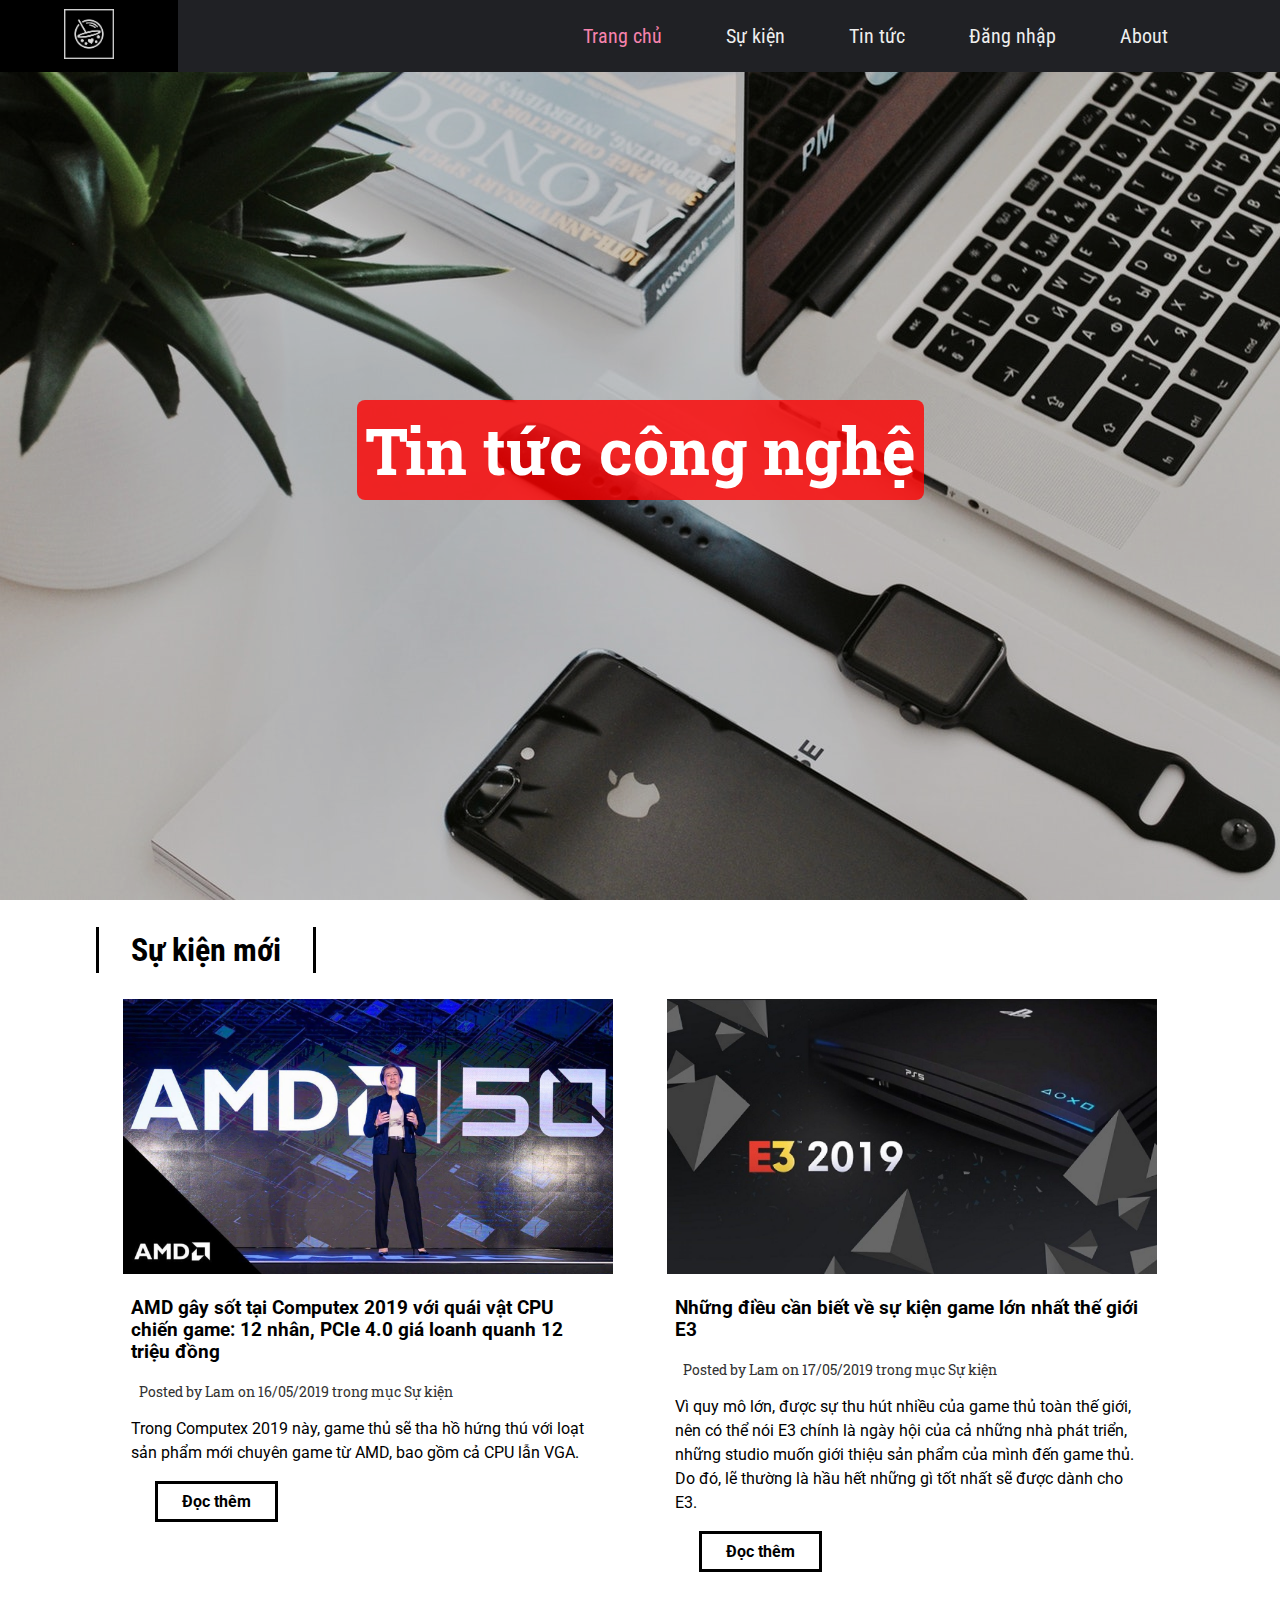
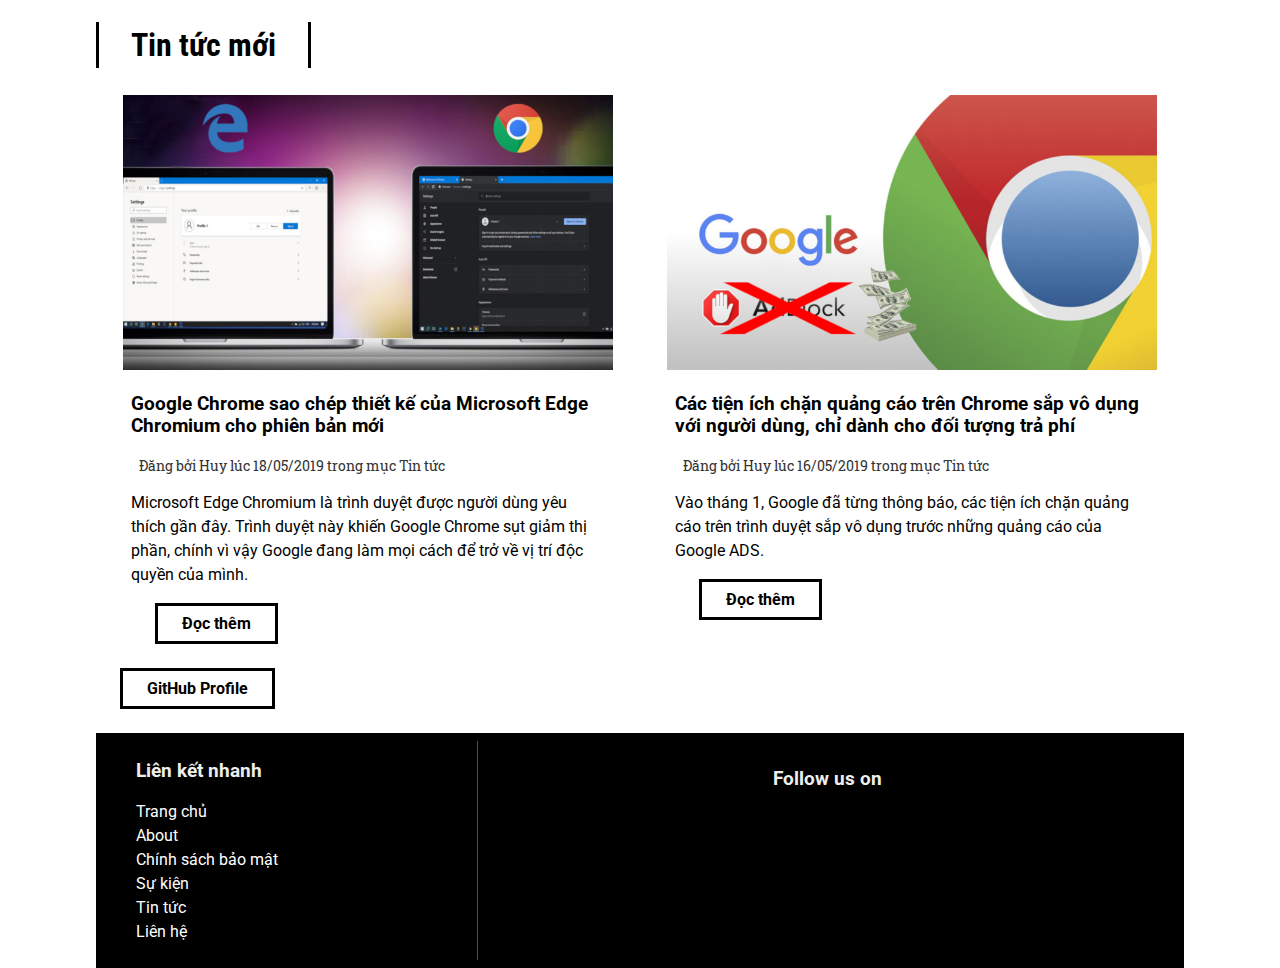
<file: index.html>
<!DOCTYPE html>
<html lang="en">

<head>
    <meta charset="UTF-8">
    <meta name="viewport" content="width=device-width, initial-scale=1.0">
    <meta http-equiv="X-UA-Compatible" content="ie=edge">
    <link rel="stylesheet" href="https://use.fontawesome.com/releases/v5.1.0/css/all.css" integrity="sha384-lKuwvrZot6UHsBSfcMvOkWwlCMgc0TaWr+30HWe3a4ltaBwTZhyTEggF5tJv8tbt"
        crossorigin="anonymous">
    <link href="https://fonts.googleapis.com/css?family=Roboto|Roboto+Condensed|Roboto+Slab" rel="stylesheet">
    <link rel="stylesheet" href="style.css">
    <title>My Group Project</title>
</head>

<body>
    <div id="slideout-menu">
        <ul>
            <li>
                <a href="index.html">Trang chủ</a>
            </li>
            <li>
                <a href="blogslist.html">Sự kiện</a>
            </li>
            <li>
                <a href="tintuc.html">Tin tức</a>
            </li>
            <li>
                <a href="login.html">Đăng nhập</a>
              </li>
            <li>
                <a href="about.html">About</a>
            </li>
            <li>
                <input type="text" placeholder="Search Here">
            </li>
        </ul>
    </div>

    <nav>
            <div id="logo-img">
                    <a href="#">
                        <img src="img/logo4_scale.png" alt="Logo">
                    </a>
            </div>
        <div id="menu-icon">
            <i class="fas fa-bars"></i>
        </div>
        <ul>
            <li>
                <a class="active" href="index.html">Trang chủ</a>
            </li>
            <li>
                <a href="blogslist.html">Sự kiện</a>
            </li>
            <li>
                <a href="tintuc.html">Tin tức</a>
            </li>
            <li>
                <a href="login.html">Đăng nhập</a>
              </li>
            <li>
                <a href="about.html">About</a>
            </li>
            <li>
                <div id="search-icon">
                    <i class="fas fa-search"></i>
                </div>
            </li>
        </ul>
    </nav>

    <div id="searchbox">
        <input type="text" placeholder="Search Here">
    </div>

    <div id="banner">
        <h1>Tin tức công nghệ</h1>
    </div>

    <main>
        <a href="blogslist.html">
            <h2 class="section-heading">Sự kiện mới</h2>
        </a>

        <section>

                <div class="card">
                        <div class="card-image">
                          <a href="amd.html">
                            <img src="img/amd.jpg" alt="amd">
                          </a>
                 </div>
    
                 <div class="card-description">
                        <a href="amd.html">
                          <h3>AMD gây sốt tại Computex 2019 với quái vật CPU chiến game: 12 nhân, PCIe 4.0 giá loanh quanh 12 triệu đồng</h3>
                        </a>
                        <div class="card-meta">
                          Posted by Lam on 16/05/2019 trong mục
                          <a href="amd.html">Sự kiện</a>
                        </div>
                        <p>
                          Trong Computex 2019 này, game thủ sẽ tha hồ hứng thú với loạt sản phẩm mới chuyên game từ AMD, bao gồm cả CPU lẫn VGA.
                        </p>
                        <a href="amd.html" class="btn-readmore">Đọc thêm</a>
                      </div>
                </div>
    
                <div class="card">
                        <div class="card-image">
                          <a href="#">
                            <img src="img/e3.jpg" alt="e3">
                          </a>
                </div>
    
                <div class="card-description">
                        <a href="#">
                          <h3>Những điều cần biết về sự kiện game lớn nhất thế giới E3</h3>
                        </a>
                        <div class="card-meta">
                          Posted by Lam on 17/05/2019 trong mục
                          <a href="#">Sự kiện</a>
                        </div>
                        <p>
                          Vì quy mô lớn, được sự thu hút nhiều của game thủ toàn thế giới, nên có thể nói E3 chính là ngày hội của cả những nhà phát triển, những studio muốn giới thiệu sản phẩm của mình đến game thủ. Do đó, lẽ thường là hầu hết những gì tốt nhất sẽ được dành cho E3.
                        </p>
                        <a href="#" class="btn-readmore">Đọc thêm</a>
                      </div>
                </div>
        </section>

        <a href="blogslist.html">
        	<h2 class="section-heading">Tin tức mới</h2>
    	</a>

        <section>
                <div class="card">
                        <div class="card-image">
                            <a href="saochep.html">
                            <img src="img/google.jpg" alt="Card Image">
                            </a>
                </div>

                <div class="card-description">
                        <a href="saochep.html">
                            <h3>Google Chrome sao chép thiết kế của Microsoft Edge Chromium cho phiên bản mới</h3>
                        </a>
                        <div class="card-meta">
                            Đăng bởi Huy lúc 18/05/2019 trong mục 
                            <a href="#">Tin tức</a>
                        </div>
                        <p>
                            Microsoft Edge Chromium là trình duyệt được người dùng yêu thích gần đây. Trình duyệt này khiến Google Chrome 
                            sụt giảm thị phần, chính vì vậy Google đang làm mọi cách để trở về vị trí độc quyền của mình.
                        </p>
                        <a href="saochep.html" class="btn-readmore">Đọc thêm</a>
                    </div>
                </div>

                <div class="card">
                        <div class="card-image">
                            <a href="chrome.html">
                            <img src="img/chrome.jpg" alt="Card Image">
                            </a>
                 </div>

                 <div class="card-description">
                        <a href="chrome.html">
                            <h3>Các tiện ích chặn quảng cáo trên Chrome sắp vô dụng với người dùng, chỉ dành cho đối tượng trả phí</h3>
                        </a>
                        <div class="card-meta">
                            Đăng bởi Huy lúc 16/05/2019 trong mục 
                            <a href="#">Tin tức</a>
                        </div>
                        <p>
                            Vào tháng 1, Google đã từng thông báo, các tiện ích chặn quảng cáo trên trình duyệt sắp vô dụng trước những
                            quảng cáo của Google ADS. 
                        </p>
                        <a href="chrome.html" class="btn-readmore">Đọc thêm</a>
                    </div>
                </div>
        </section>

            <a href="#" class="btn-readmore">GitHub Profile</a>
        </section>

        <footer>
            <div id="left-footer">
                <h3>Liên kết nhanh</h3>
                <p>
                    <ul>
                        <li>
                            <a href="index.html">Trang chủ</a>
                        </li>
                        <li>
                            <a href="about.html">About</a>
                        </li>
                        <li>
                            <a href="#">Chính sách bảo mật</a>
                        </li>
                        <li>
                            <a href="blogslist.html">Sự kiện</a>
                        </li>
                        <li>
                            <a href="tintuc.html">Tin tức</a>
                        </li>
                        <li>
                            <a href="#">Liên hệ</a>
                        </li>
                    </ul>
                </p>
            </div>

            <div id="right-footer">
                <h3>Follow us on</h3>
                <div id="social-media-footer">
                    <ul>
                        <li>
                            <a href="#">
                                <i class="fab fa-facebook"></i>
                            </a>
                        </li>
                        <li>
                            <a href="#">
                                <i class="fab fa-youtube"></i>
                            </a>
                        </li>
                        <li>
                            <a href="#">
                                <i class="fab fa-github"></i>
                            </a>
                        </li>
                    </ul>
                </div>
                
            </div>
        </footer>

    </main>

    <script src="main.js"></script>
</body>

</html>
</file>
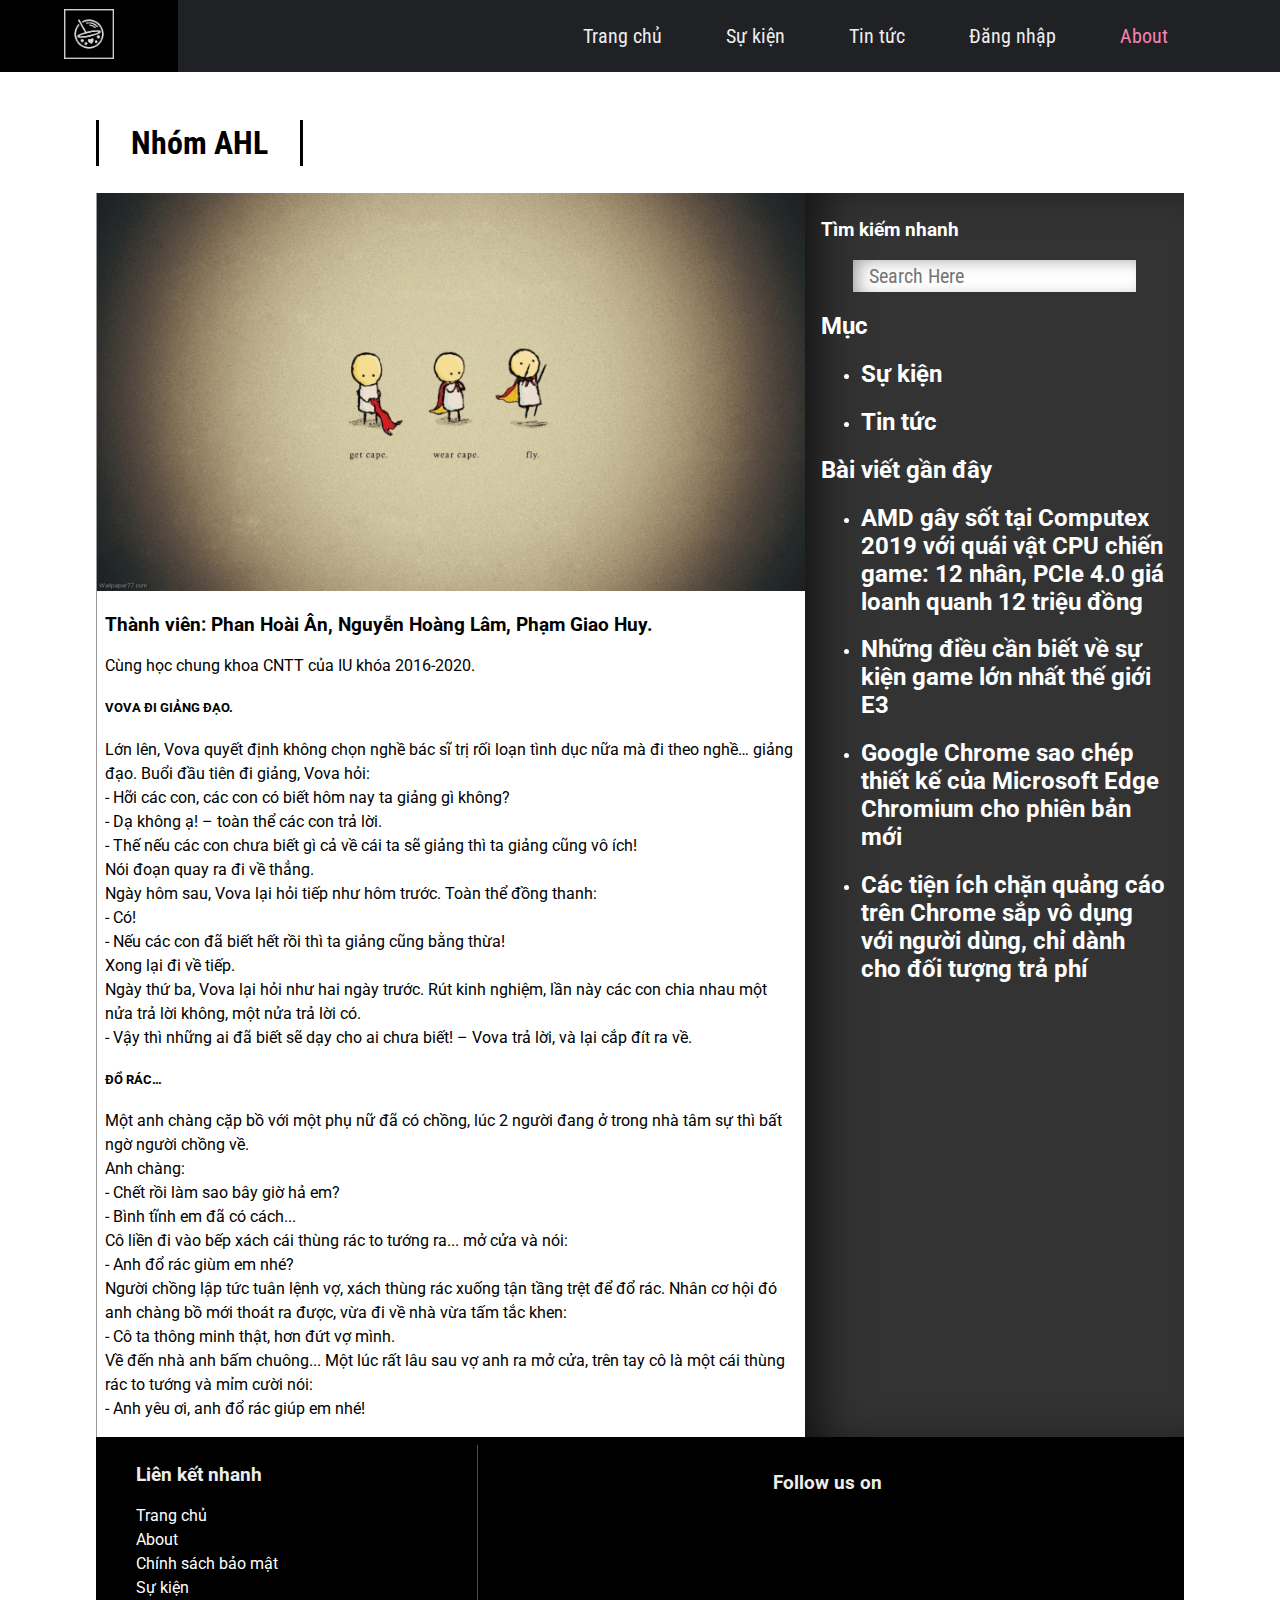
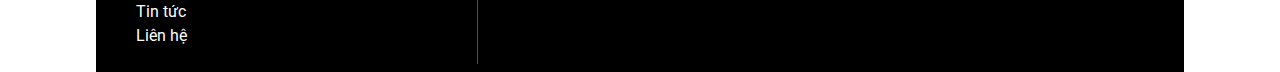
<file: about.html>
<!DOCTYPE html>
<!--
To change this license header, choose License Headers in Project Properties.
To change this template file, choose Tools | Templates
and open the template in the editor.
-->
<!DOCTYPE html>
<html lang="en">

<head>
  <meta charset="UTF-8">
  <meta name="viewport" content="width=device-width, initial-scale=1.0">
  <meta http-equiv="X-UA-Compatible" content="ie=edge">
  <link rel="stylesheet" href="https://use.fontawesome.com/releases/v5.1.0/css/all.css" integrity="sha384-lKuwvrZot6UHsBSfcMvOkWwlCMgc0TaWr+30HWe3a4ltaBwTZhyTEggF5tJv8tbt"
    crossorigin="anonymous">
  <link href="https://fonts.googleapis.com/css?family=Roboto|Roboto+Condensed|Roboto+Slab" rel="stylesheet">
  <link rel="stylesheet" href="style.css">
  <title>My Group Project</title>
</head>

<body>
  <div id="slideout-menu">
      <ul>
          <li>
              <a href="index.html">Trang chủ</a>
          </li>
          <li>
              <a href="blogslist.html">Sự kiện</a>
          </li>
          <li>
              <a href="blogslist.html">Tin tức</a>
          </li>
          <li>
            <a href="login.html">Đăng nhập</a>
          </li>
          <li>
              <a href="about.html">About</a>
          </li>
          <li>
              <input type="text" placeholder="Search Here">
          </li>
      </ul>
  </div>

  <nav>
      <div id="logo-img">
          <a href="#">
            <img src="img/logo4_scale.png" alt="Logo">
          </a>
      </div>
      <div id="menu-icon">
          <i class="fas fa-bars"></i>
      </div>
      <ul>
          <li>
              <a href="index.html">Trang chủ</a>
          </li>
          <li>
              <a href="blogslist.html">Sự kiện</a>
          </li>
          <li>
              <a href="blogslist.html">Tin tức</a>
          </li>
          <li>
            <a href="login.html">Đăng nhập</a>
          </li>
          <li>
              <a class="active" href="about.html">About</a>
          </li>
          <li>
              <div id="search-icon">
                  <i class="fas fa-search"></i>
              </div>
          </li>
      </ul>
  </nav>

  <div id="searchbox">
      <input type="text" placeholder="Search Here">
  </div>

  <main>

    <h2 class="page-heading">Nhóm AHL</h2>
    <div id="post-container">
      <section id="blogpost">
        <div class="card">
          <div class="card-image">
            <img src="img/about.jpg" alt="Card Image">
          </div>
          <div class="card-description">
            <h3>Thành viên: Phan Hoài Ân, Nguyễn Hoàng Lâm, Phạm Giao Huy.</h3>
            <p>Cùng học chung khoa CNTT của IU khóa 2016-2020.</p>
            
            <h5>VOVA ĐI GIẢNG ĐẠO.</h5>
            <p>Lớn lên, Vova quyết định không chọn nghề bác sĩ trị rối loạn tình dục nữa mà đi theo nghề… giảng đạo. Buổi đầu tiên đi giảng, Vova hỏi:<br>
                - Hỡi các con, các con có biết hôm nay ta giảng gì không?<br>
                - Dạ không ạ! – toàn thể các con trả lời.<br>
                - Thế nếu các con chưa biết gì cả về cái ta sẽ giảng thì ta giảng cũng vô ích!<br>
                Nói đoạn quay ra đi về thẳng.<br>

                Ngày hôm sau, Vova lại hỏi tiếp như hôm trước. Toàn thể đồng thanh:<br>
                - Có!<br>
                - Nếu các con đã biết hết rồi thì ta giảng cũng bằng thừa!<br>
                Xong lại đi về tiếp.<br>

                Ngày thứ ba, Vova lại hỏi như hai ngày trước. Rút kinh nghiệm, lần này các con chia nhau một nửa trả lời không, một nửa trả lời có.<br>
                - Vậy thì những ai đã biết sẽ dạy cho ai chưa biết! – Vova trả lời, và lại cắp đít ra về.</p>
            
            <h5>ĐỔ RÁC…</h5>
            <p> Một anh chàng cặp bồ với một phụ nữ đã có chồng, lúc 2 người đang ở trong nhà tâm sự thì bất ngờ người chồng về.<br> 
                Anh chàng: <br>
                - Chết rồi làm sao bây giờ hả em? <br>
                - Bình tĩnh em đã có cách... <br>
                Cô liền đi vào bếp xách cái thùng rác to tướng ra... mở cửa và nói: <br>
                - Anh đổ rác giùm em nhé? <br>
                Người chồng lập tức tuân lệnh vợ, xách thùng rác xuống tận tầng trệt để đổ rác. Nhân cơ hội đó anh chàng bồ mới thoát ra được, vừa đi về nhà vừa tấm tắc khen: <br>
                - Cô ta thông minh thật, hơn đứt vợ mình. <br>
                Về đến nhà anh bấm chuông... Một lúc rất lâu sau vợ anh ra mở cửa, trên tay cô là một cái thùng rác to tướng và mỉm cười nói: <br>
                - Anh yêu ơi, anh đổ rác giúp em nhé!</p>
          </div>
        </div>

      </section>

      <aside id="sidebar">
            <h3>Tìm kiếm nhanh</h3>
            <div id="search-icon">
                <input type="text" placeholder="Search Here">
                <i class="fas fa-search"></i>
            </div>
            <h2>Mục</h2>
            <ul>
                <li>
                    <h2><a href="blogslist.html"  style="color: white" >Sự kiện</a></h2>
                </li>
                <li>
                    <h2><a href="tintuc.html"  style="color: white" >Tin tức</a></h2>
                </li>
            </ul>
            <h2>Bài viết gần đây</h2>
            <ul>
                <li>
                    <h2><a href="amd.html"  style="color: white" >AMD gây sốt tại Computex 2019 với quái vật CPU chiến game: 12 nhân, PCIe 4.0 giá loanh quanh 12 triệu đồng</a></h2> 
                </li>
                <li>
                    <h2><a href="#"  style="color: white" >Những điều cần biết về sự kiện game lớn nhất thế giới E3</a></h2>  
                </li>
                <li>
                    <h2><a href="saochep.html"  style="color: white" >Google Chrome sao chép thiết kế của Microsoft Edge Chromium cho phiên bản mới</a></h2> 
                </li>
                <li>
                    <h2><a href="chrome.html"  style="color: white" >Các tiện ích chặn quảng cáo trên Chrome sắp vô dụng với người dùng, chỉ dành cho đối tượng trả phí</a></h2> 
                </li>
            </ul>
          </aside>
    </div>

    <footer>
        <div id="left-footer">
            <h3>Liên kết nhanh</h3>
            <p>
                <ul>
                    <li>
                        <a href="index.html">Trang chủ</a>
                    </li>
                    <li>
                        <a href="about.html">About</a>
                    </li>
                    <li>
                        <a href="#">Chính sách bảo mật</a>
                    </li>
                    <li>
                        <a href="blogslist.html">Sự kiện</a>
                    </li>
                    <li>
                        <a href="blogslist.html">Tin tức</a>
                    </li>
                    <li>
                        <a href="#">Liên hệ</a>
                    </li>
                </ul>
            </p>
        </div>

        <div id="right-footer">
            <h3>Follow us on</h3>
            <div id="social-media-footer">
                <ul>
                    <li>
                        <a href="#">
                            <i class="fab fa-facebook"></i>
                        </a>
                    </li>
                    <li>
                        <a href="#">
                            <i class="fab fa-youtube"></i>
                        </a>
                    </li>
                    <li>
                        <a href="#">
                            <i class="fab fa-github"></i>
                        </a>
                    </li>
                </ul>
            </div>
        </div>
    </footer>

  </main>

  <script src="main.js"></script>
</body>

</html>
</file>
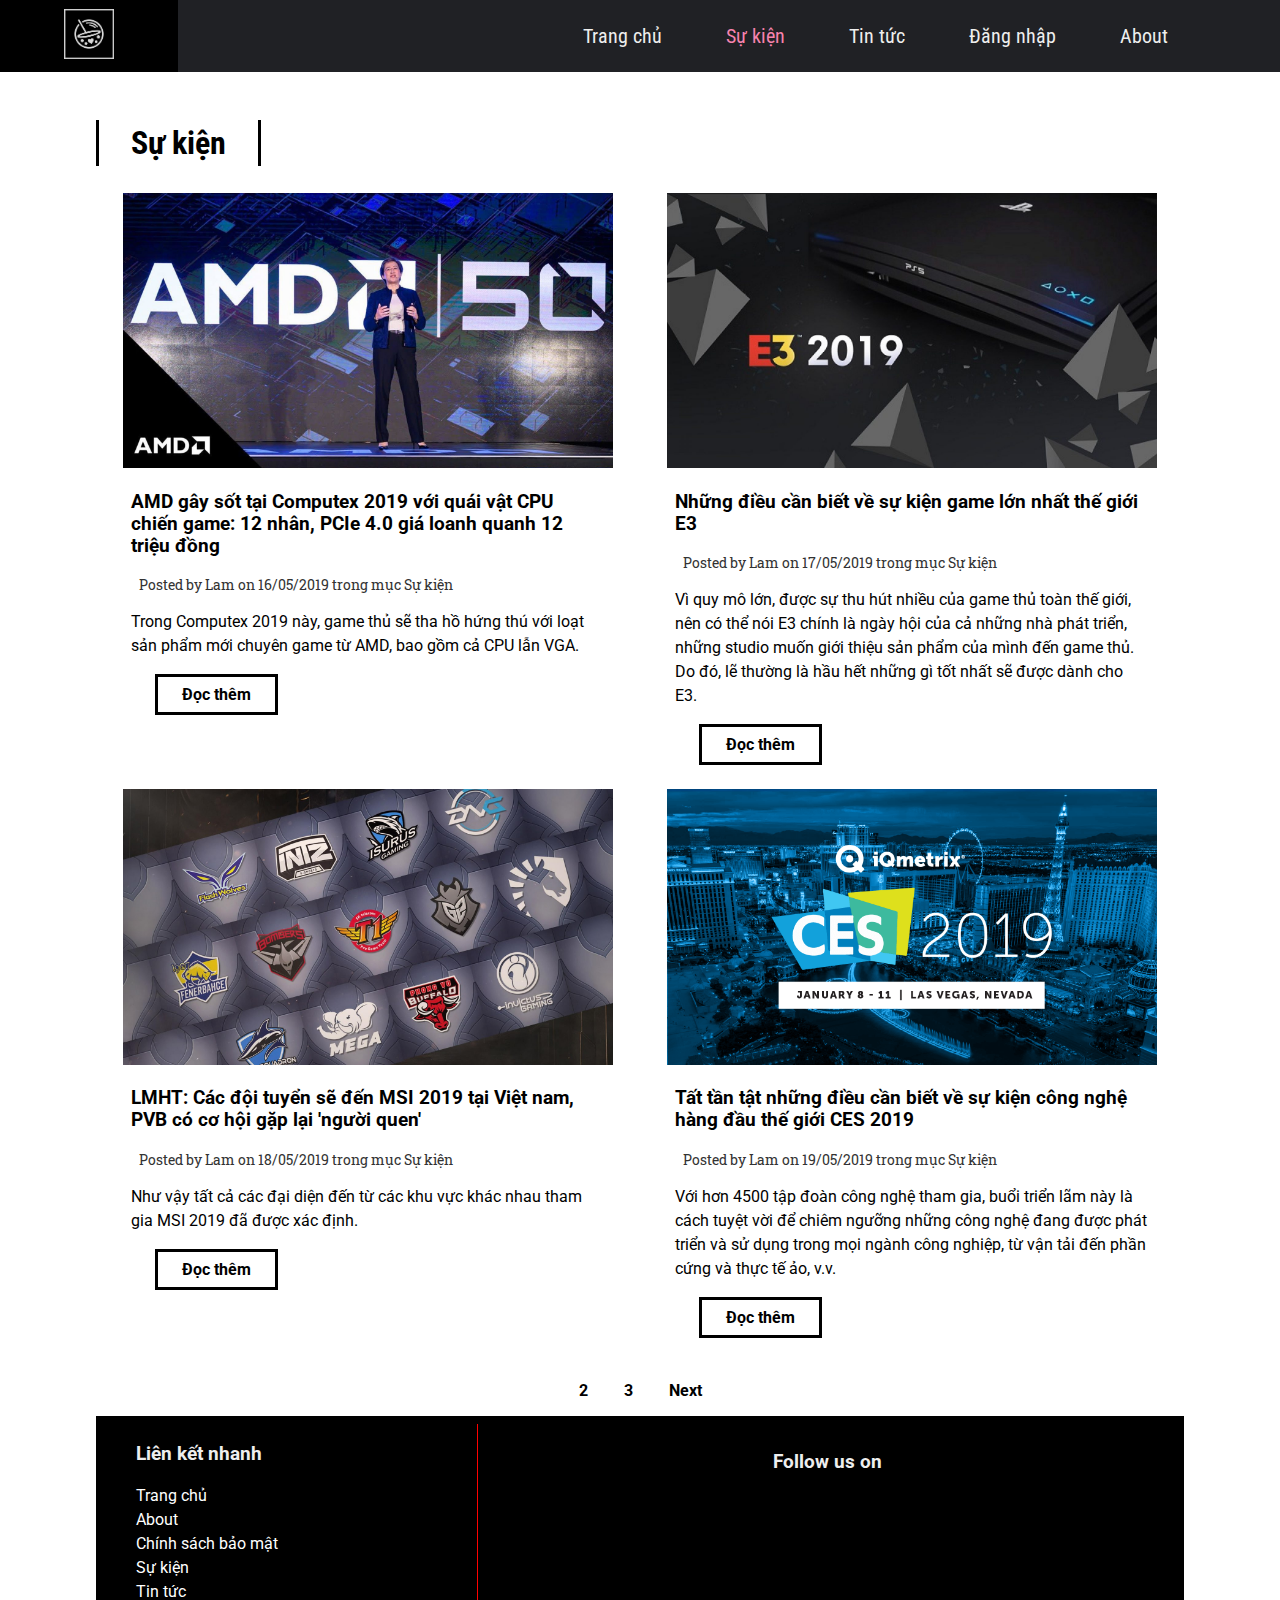
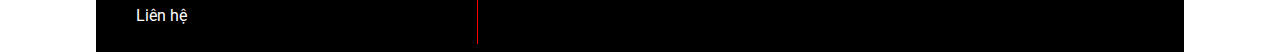
<file: blogslist.html>
<!DOCTYPE html>
<html lang="en">

<head>
  <meta charset="UTF-8">
  <meta name="viewport" content="width=device-width, initial-scale=1.0">
  <meta http-equiv="X-UA-Compatible" content="ie=edge">
  <link rel="stylesheet" href="https://use.fontawesome.com/releases/v5.1.0/css/all.css" integrity="sha384-lKuwvrZot6UHsBSfcMvOkWwlCMgc0TaWr+30HWe3a4ltaBwTZhyTEggF5tJv8tbt"
    crossorigin="anonymous">
  <link href="https://fonts.googleapis.com/css?family=Roboto|Roboto+Condensed|Roboto+Slab" rel="stylesheet">
  <link rel="stylesheet" href="style.css">
  <title>My Group Project</title>
</head>

<body>
  <div id="slideout-menu">
      <ul>
          <li>
              <a href="index.html">Trang chủ</a>
          </li>
          <li>
              <a href="blogslist.html">Sự kiện</a>
          </li>
          <li>
              <a href="tintuc.html">Tin tức</a>
          </li>
          <li>
            <a href="login.html">Đăng nhập</a>
          </li>
          <li>
              <a href="about.html">About</a>
          </li>
          <li>
              <input type="text" placeholder="Search Here">
          </li>
      </ul>
  </div>

  <nav>
      <div id="logo-img">
          <a href="#">
              <img src="img/logo4_scale.png" alt="Logo">
          </a>
      </div>
      <div id="menu-icon">
          <i class="fas fa-bars"></i>
      </div>
      <ul>
          <li>
              <a href="index.html">Trang chủ</a>
          </li>
          <li>
              <a class="active" href="blogslist.html">Sự kiện</a>
          </li>
          <li>
              <a href="tintuc.html">Tin tức</a>
          </li>
          <li>
            <a href="login.html">Đăng nhập</a>
          </li>
          <li>
              <a href="about.html">About</a>
          </li>
          <li>
              <div id="search-icon">
                  <i class="fas fa-search"></i>
              </div>
          </li>
      </ul>
  </nav>

  <div id="searchbox">
      <input type="text" placeholder="Search Here">
  </div>

  <main>
    <h2 class="page-heading">Sự kiện</h2>

    <section>
      <div class="card">
        <div class="card-image">
          <a href="amd.html">
            <img src="img/amd.jpg" alt="amd">
          </a>
        </div>

        <div class="card-description">
          <a href="amd.html">
            <h3>AMD gây sốt tại Computex 2019 với quái vật CPU chiến game: 12 nhân, PCIe 4.0 giá loanh quanh 12 triệu đồng</h3>
          </a>
          <div class="card-meta">
            Posted by Lam on 16/05/2019 trong mục
            <a href="blogslist.html">Sự kiện</a>
          </div>
          <p>
            Trong Computex 2019 này, game thủ sẽ tha hồ hứng thú với loạt sản phẩm mới chuyên game từ AMD, bao gồm cả CPU lẫn VGA.
          </p>
          <a href="amd.html" class="btn-readmore">Đọc thêm</a>
        </div>
      </div>

      <div class="card">
        <div class="card-image">
          <a href="#">
            <img src="img/e3.jpg" alt="e3">
          </a>
        </div>

        <div class="card-description">
          <a href="#">
            <h3>Những điều cần biết về sự kiện game lớn nhất thế giới E3</h3>
          </a>
          <div class="card-meta">
            Posted by Lam on 17/05/2019 trong mục
            <a href="#">Sự kiện</a>
          </div>
          <p>
            Vì quy mô lớn, được sự thu hút nhiều của game thủ toàn thế giới, nên có thể nói E3 chính là ngày hội của cả những nhà phát triển, những studio muốn giới thiệu sản phẩm của mình đến game thủ. Do đó, lẽ thường là hầu hết những gì tốt nhất sẽ được dành cho E3.
          </p>
          <a href="#" class="btn-readmore">Đọc thêm</a>
        </div>
      </div>

      <div class="card">
        <div class="card-image">
          <a href="blogpost.html">
            <img src="img/msi2019.jpg" alt="msi2019">
          </a>
        </div>

        <div class="card-description">
          <a href="blogpost.html">
            <h3>LMHT: Các đội tuyển sẽ đến MSI 2019 tại Việt nam, PVB có cơ hội gặp lại 'người quen'</h3>
          </a>
          <div class="card-meta">
              Posted by Lam on 18/05/2019 trong mục
            <a href="#">Sự kiện</a>
          </div>
          <p>
              Như vậy tất cả các đại diện đến từ các khu vực khác nhau tham gia MSI 2019 đã được xác định.
          </p>
          <a href="blogpost.html" class="btn-readmore">Đọc thêm</a>
        </div>
      </div>

      <div class="card">
        <div class="card-image">
          <a href="#">
            <img src="img/ces.png" alt="ces">
          </a>
        </div>

        <div class="card-description">
          <a href="#">
            <h3>Tất tần tật những điều cần biết về sự kiện công nghệ hàng đầu thế giới CES 2019</h3>
          </a>
          <div class="card-meta">
              Posted by Lam on 19/05/2019 trong mục
            <a href="#">Sự kiện</a>
          </div>
          <p>
              Với hơn 4500 tập đoàn công nghệ tham gia, buổi triển lãm này là cách tuyệt vời để chiêm ngưỡng những công nghệ đang được phát triển và sử dụng trong mọi ngành công nghiệp, từ vận tải đến phần cứng và thực tế ảo, v.v.
          </p>
          <a href="#" class="btn-readmore">Đọc thêm</a>
        </div>
      </div>

    </section>

    <div class="pagination">
      <a href="blogslist2.html">2</a>
      <a href="#">3</a>
      <a href="#">Next</a>
    </div>

    <footer>
        <div id="left-footer">
            <h3>Liên kết nhanh</h3>
            <p>
                <ul>
                    <li>
                        <a href="index.html">Trang chủ</a>
                    </li>
                    <li>
                        <a href="about.html">About</a>
                    </li>
                    <li>
                        <a href="#">Chính sách bảo mật</a>
                    </li>
                    <li>
                        <a href="blogslist.html">Sự kiện</a>
                    </li>
                    <li>
                        <a href="blogslist.html">Tin tức</a>
                    </li>
                    <li>
                        <a href="#">Liên hệ</a>
                    </li>
                </ul>
            </p>
        </div>

        <div id="right-footer">
            <h3>Follow us on</h3>
            <div id="social-media-footer">
                <ul>
                    <li>
                        <a href="#">
                            <i class="fab fa-facebook"></i>
                        </a>
                    </li>
                    <li>
                        <a href="#">
                            <i class="fab fa-youtube"></i>
                        </a>
                    </li>
                    <li>
                        <a href="#">
                            <i class="fab fa-github"></i>
                        </a>
                    </li>
                </ul>
            </div>

        </div>
    </footer>

  </main>

  <script src="main.js"></script>
</body>

</html>
</file>
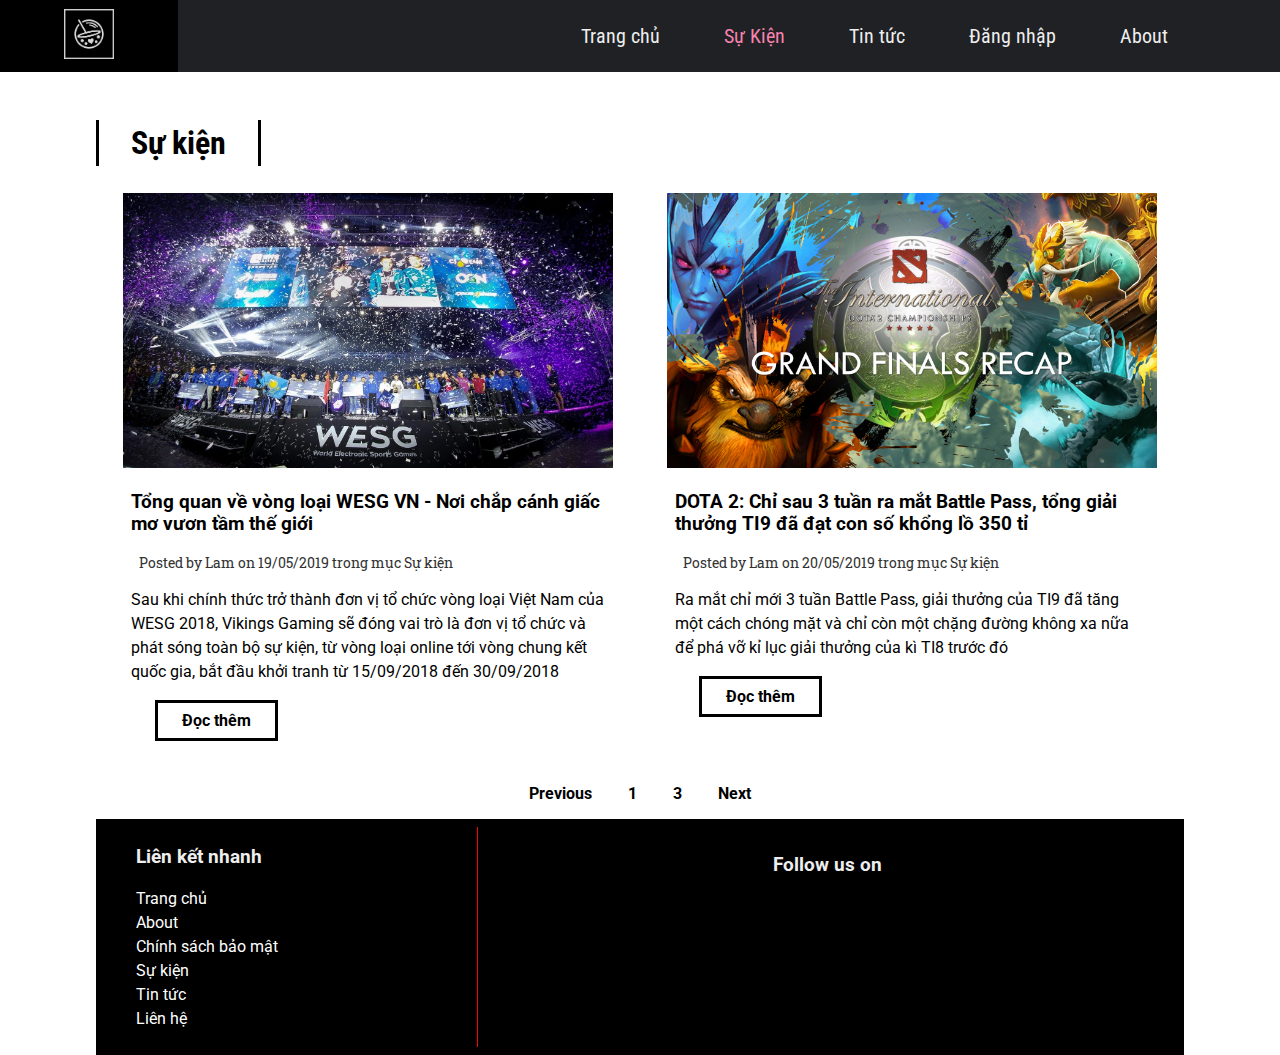
<file: blogslist2.html>
<!DOCTYPE html>
<html lang="en">

<head>
  <meta charset="UTF-8">
  <meta name="viewport" content="width=device-width, initial-scale=1.0">
  <meta http-equiv="X-UA-Compatible" content="ie=edge">
  <link rel="stylesheet" href="https://use.fontawesome.com/releases/v5.1.0/css/all.css" integrity="sha384-lKuwvrZot6UHsBSfcMvOkWwlCMgc0TaWr+30HWe3a4ltaBwTZhyTEggF5tJv8tbt"
    crossorigin="anonymous">
  <link href="https://fonts.googleapis.com/css?family=Roboto|Roboto+Condensed|Roboto+Slab" rel="stylesheet">
  <link rel="stylesheet" href="style.css">
  <title>My Group Project</title>
</head>

<body>
    <div id="slideout-menu">
        <ul>
            <li>
                <a href="index.html">Trang chủ</a>
            </li>
            <li>
                <a href="blogslist2.html">Sự Kiện</a>
            </li>
            <li>
                <a href="tintuc.html">Tin tức</a>
            </li>
            <li>
                <a href="login.html">Đăng nhập</a>
              </li>
            <li>
                <a href="about.html">About</a>
            </li>
            <li>
                <input type="text" placeholder="Search Here">
            </li>
        </ul>
    </div>
  
    <nav>
        <div id="logo-img">
            <a href="#">
                <img src="img/logo4_scale.png" alt="Logo">
            </a>
        </div>
        <div id="menu-icon">
            <i class="fas fa-bars"></i>
        </div>
        <ul>
            <li>
                <a href="index.html">Trang chủ</a>
            </li>
            <li>
                <a class="active" href="blogslist.html">Sự Kiện</a>
            </li>
            <li>
                <a href="blogslist2.html">Tin tức</a>
            </li>
            <li>
                <a href="login.html">Đăng nhập</a>
              </li>
            <li>
                <a href="about.html">About</a>
            </li>
            <li>
                <div id="search-icon">
                    <i class="fas fa-search"></i>
                </div>
            </li>
        </ul>
    </nav>

  <div id="searchbox">
      <input type="text" placeholder="Search Here">
  </div>

  <main>
    <h2 class="page-heading">Sự kiện</h2>

    <section>
      <div class="card">
        <div class="card-image">
          <a href="blogpost.html">
            <img src="img/WESG.jpg" alt="WESG">
          </a>
        </div>

        <div class="card-description">
          <a href="blogpost.html">
            <h3>Tổng quan về vòng loại WESG VN - Nơi chắp cánh giấc mơ vươn tầm thế giới</h3>
          </a>
          <div class="card-meta">
              Posted by Lam on 19/05/2019 trong mục
            <a href="#">Sự kiện</a>
          </div>
          <p>
              Sau khi chính thức trở thành đơn vị tổ chức vòng loại Việt Nam của WESG 2018, Vikings Gaming sẽ đóng vai trò là đơn vị tổ chức và phát sóng toàn bộ sự kiện, từ vòng loại online tới vòng chung kết quốc gia, bắt đầu khởi tranh từ 15/09/2018 đến 30/09/2018
          </p>
          <a href="blogpost.html" class="btn-readmore">Đọc thêm</a>
        </div>
      </div>

      <div class="card">
        <div class="card-image">
          <a href="#">
            <img src="img/TI.jpg" alt="TI">
          </a>
        </div>

        <div class="card-description">
          <a href="#">
            <h3>DOTA 2: Chỉ sau 3 tuần ra mắt Battle Pass, tổng giải thưởng TI9 đã đạt con số khổng lồ 350 tỉ</h3>
          </a>
          <div class="card-meta">
              Posted by Lam on 20/05/2019 trong mục
            <a href="#">Sự kiện</a>
          </div>
          <p>
              Ra mắt chỉ mới 3 tuần Battle Pass, giải thưởng của TI9 đã tăng một cách chóng mặt và chỉ còn một chặng đường không xa nữa để phá vỡ kỉ lục giải thưởng của kì TI8 trước đó
          </p>
          <a href="#" class="btn-readmore">Đọc thêm</a>
        </div>
      </div>

    </section>

    <div class="pagination">
      <a href="blogslist.html">Previous</a>
      <a href="blogslist.html">1</a>
      <a href="#">3</a>
      <a href="#">Next</a>
    </div>

    <footer>
        <div id="left-footer">
            <h3>Liên kết nhanh</h3>
            <p>
                <ul>
                    <li>
                        <a href="index.html">Trang chủ</a>
                    </li>
                    <li>
                        <a href="about.html">About</a>
                    </li>
                    <li>
                        <a href="#">Chính sách bảo mật</a>
                    </li>
                    <li>
                        <a href="blogslist.html">Sự kiện</a>
                    </li>
                    <li>
                        <a href="blogslist.html">Tin tức</a>
                    </li>
                    <li>
                        <a href="#">Liên hệ</a>
                    </li>
                </ul>
            </p>
        </div>

        <div id="right-footer">
            <h3>Follow us on</h3>
            <div id="social-media-footer">
                <ul>
                    <li>
                        <a href="#">
                            <i class="fab fa-facebook"></i>
                        </a>
                    </li>
                    <li>
                        <a href="#">
                            <i class="fab fa-youtube"></i>
                        </a>
                    </li>
                    <li>
                        <a href="#">
                            <i class="fab fa-github"></i>
                        </a>
                    </li>
                </ul>
            </div>
        </div>
    </footer>

  </main>

  <script src="main.js"></script>
</body>

</html>
</file>
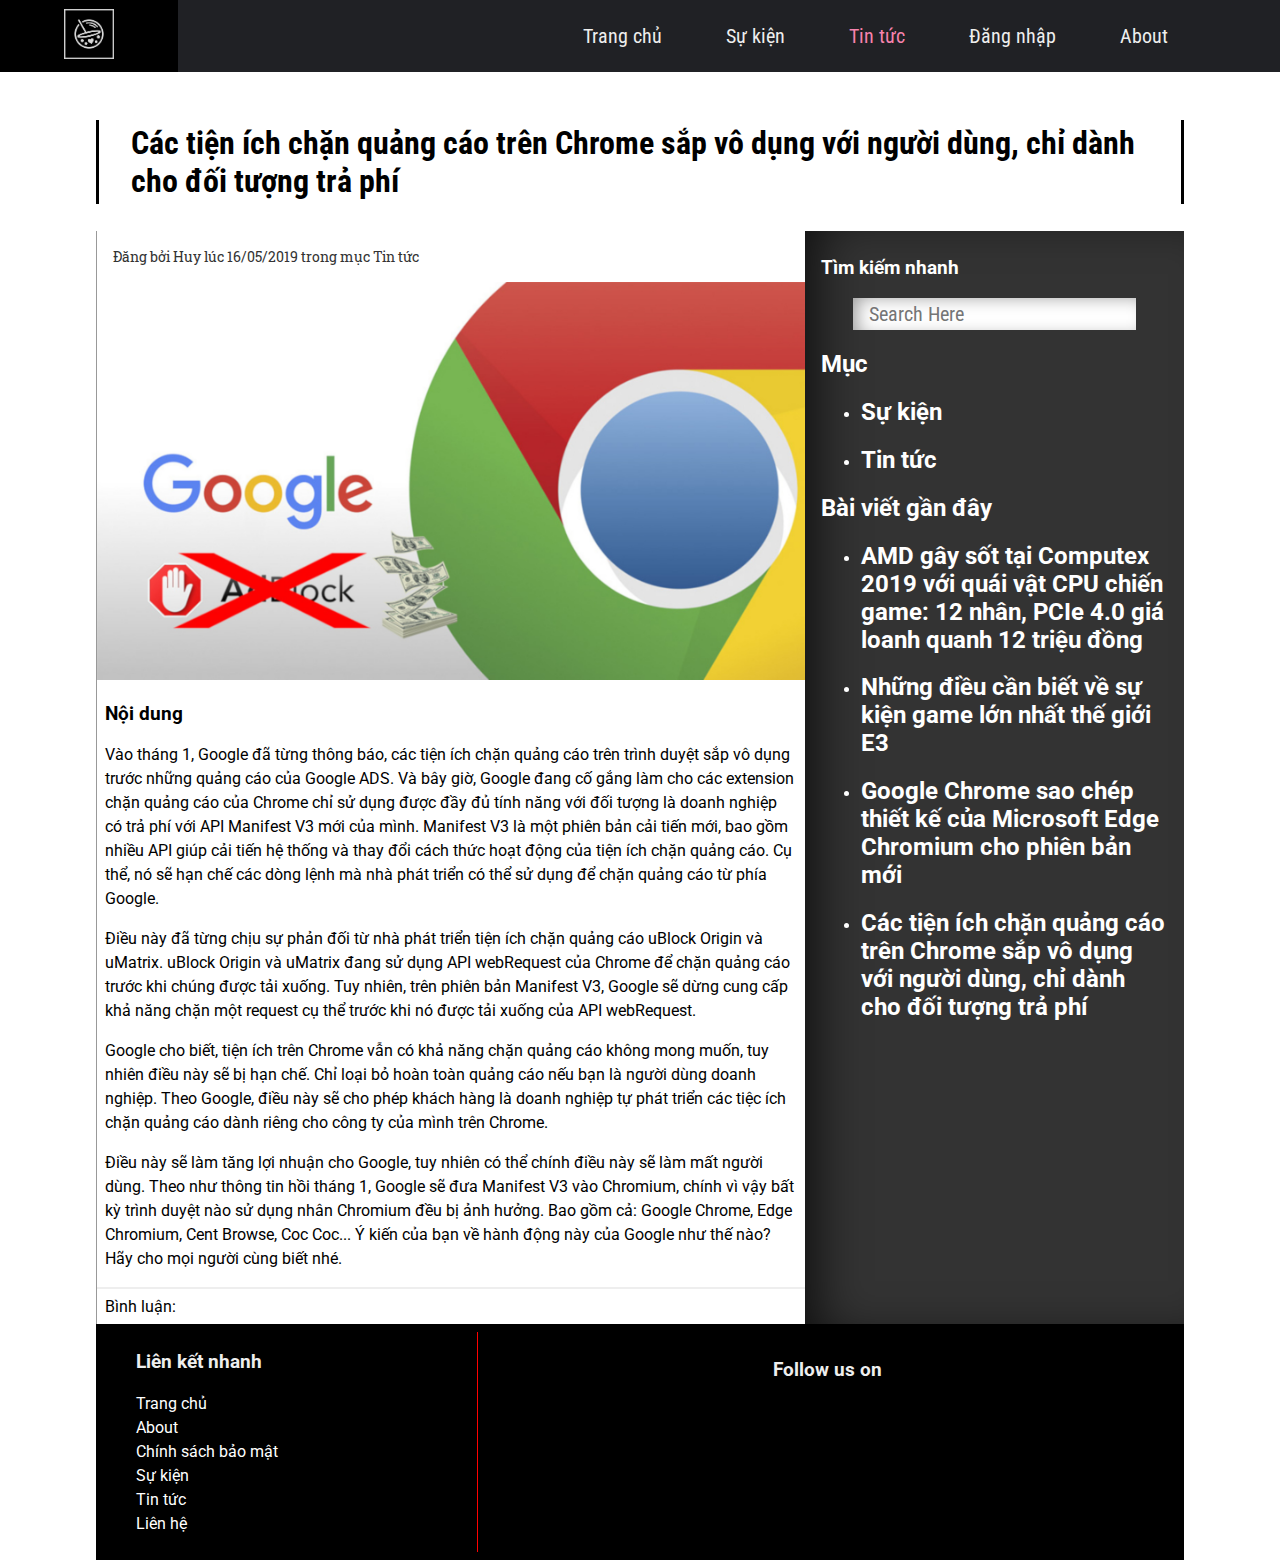
<file: chrome.html>
<!DOCTYPE html>
<html lang="en">

<head>
  <meta charset="UTF-8">
  <meta name="viewport" content="width=device-width, initial-scale=1.0">
  <meta http-equiv="X-UA-Compatible" content="ie=edge">
  <link rel="stylesheet" href="https://use.fontawesome.com/releases/v5.1.0/css/all.css" integrity="sha384-lKuwvrZot6UHsBSfcMvOkWwlCMgc0TaWr+30HWe3a4ltaBwTZhyTEggF5tJv8tbt"
    crossorigin="anonymous">
  <link href="https://fonts.googleapis.com/css?family=Roboto|Roboto+Condensed|Roboto+Slab" rel="stylesheet">
  <link rel="stylesheet" href="style.css">
  <title>My Group Project</title>
</head>

<body>
  <div id="slideout-menu">
      <ul>
            <li>
                    <a href="index.html">Trang chủ</a>
                </li>
                <li>
                    <a href="blogslist.html">Sự kiện</a>
                </li>
                <li>
                    <a href="tintuc.html">Tin tức</a>
                </li>
                <li>
                    <a href="login.html">Đăng nhập</a>
                  </li>
                <li>
                    <a href="about.html">About</a>
                </li>
                <li>
                    <input type="text" placeholder="Search Here">
                </li>
      </ul>
  </div>

  <nav>
      <div id="logo-img">
          <a href="#">
            <img src="img/logo4_scale.png" alt="Logo">
          </a>
      </div>
      <div id="menu-icon">
          <i class="fas fa-bars"></i>
      </div>
      <ul>
            <li>
                    <a  href="index.html">Trang chủ</a>
                </li>
                <li>
                    <a href="blogslist.html">Sự kiện</a>
                </li>
                <li>
                    <a class="active" href="tintuc.html">Tin tức</a>
                </li>
                <li>
                    <a href="login.html">Đăng nhập</a>
                  </li>
                <li>
                    <a href="about.html">About</a>
                </li>
                <li>
                    <div id="search-icon">
                        <i class="fas fa-search"></i>
                    </div>
            </li>
      </ul>
  </nav>

  <div id="searchbox">
      <input type="text" placeholder="Search Here">
  </div>

  <main>

    <h2 class="page-heading">Các tiện ích chặn quảng cáo trên Chrome sắp vô dụng với người dùng, chỉ dành cho đối tượng trả phí</h2>
    <div id="post-container">
      <section id="blogpost">
        <div class="card">
          <div class="card-meta-blogpost">
            Đăng bởi Huy lúc 16/05/2019 trong mục 
            <a href="#">Tin tức</a>
          </div>
          <div class="card-image">
            <img src="img/chrome.jpg" alt="Card Image">
          </div>
          <div class="card-description">
            <h3>Nội dung</h3>
            <p>Vào tháng 1, Google đã từng thông báo, các tiện ích chặn quảng cáo trên trình duyệt sắp vô dụng trước những 
               quảng cáo của Google ADS. Và bây giờ, Google đang cố gắng làm cho các extension chặn quảng cáo của Chrome 
               chỉ sử dụng được đầy đủ tính năng với đối tượng là doanh nghiệp có trả phí với API Manifest V3 mới của mình.
               Manifest V3 là một phiên bản cải tiến mới, bao gồm nhiều API giúp cải tiến hệ thống và thay đổi cách thức hoạt 
               động của tiện ích chặn quảng cáo. Cụ thể, nó sẽ hạn chế các dòng lệnh mà nhà phát triển có thể sử dụng để chặn 
               quảng cáo từ phía Google.</p>
            
            <p>Điều này đã từng chịu sự phản đối từ nhà phát triển tiện ích chặn quảng cáo uBlock Origin và uMatrix. uBlock Origin 
                và uMatrix đang sử dụng API webRequest của Chrome để chặn quảng cáo trước khi chúng được tải xuống. Tuy nhiên, 
                trên phiên bản Manifest V3, Google sẽ dừng cung cấp khả năng chặn một request cụ thể trước khi nó được tải xuống 
                của API webRequest.</p>
            <p>Google cho biết, tiện ích trên Chrome vẫn có khả năng chặn quảng cáo không mong muốn, tuy nhiên điều này sẽ bị hạn chế. 
               Chỉ loại bỏ hoàn toàn quảng cáo nếu bạn là người dùng doanh nghiệp. Theo Google, điều này sẽ cho phép khách hàng là doanh 
               nghiệp tự phát triển các tiệc ích chặn quảng cáo dành riêng cho công ty của mình trên Chrome.</p>
            <p>  Điều này sẽ làm tăng lợi nhuận cho Google, tuy nhiên có thể chính điều này sẽ làm mất người dùng. Theo như thông tin 
               hồi tháng 1, Google sẽ đưa Manifest V3 vào Chromium, chính vì vậy bất kỳ trình duyệt nào sử dụng nhân Chromium đều bị 
               ảnh hưởng. Bao gồm cả: Google Chrome, Edge Chromium, Cent Browse, Coc Coc...
               Ý kiến của bạn về hành động này của Google như thế nào? Hãy cho mọi người cùng biết nhé.</p>
          </div>
        </div>

        <div id="comments-section">
          Bình luận:
        </div>
      </section>

      <aside id="sidebar">
            <h3>Tìm kiếm nhanh</h3>
            <div id="search-icon">
                <input type="text" placeholder="Search Here">
                <i class="fas fa-search"></i>
            </div>
            <h2>Mục</h2>
            <ul>
                <li>
                    <h2><a href="blogslist.html"  style="color: white" >Sự kiện</a></h2>
                </li>
                <li>
                    <h2><a href="tintuc.html"  style="color: white" >Tin tức</a></h2>
                </li>
            </ul>
            <h2>Bài viết gần đây</h2>
            <ul>
                <li>
                    <h2><a href="amd.html"  style="color: white" >AMD gây sốt tại Computex 2019 với quái vật CPU chiến game: 12 nhân, PCIe 4.0 giá loanh quanh 12 triệu đồng</a></h2> 
                </li>
                <li>
                    <h2><a href="#"  style="color: white" >Những điều cần biết về sự kiện game lớn nhất thế giới E3</a></h2>  
                </li>
                <li>
                    <h2><a href="saochep.html"  style="color: white" >Google Chrome sao chép thiết kế của Microsoft Edge Chromium cho phiên bản mới</a></h2> 
                </li>
                <li>
                    <h2><a href="chrome.html"  style="color: white" >Các tiện ích chặn quảng cáo trên Chrome sắp vô dụng với người dùng, chỉ dành cho đối tượng trả phí</a></h2> 
                </li>
            </ul>
          </aside>
    </div>

    <footer>
        <div id="left-footer">
            <h3>Liên kết nhanh</h3>
            <p>
                <ul>
                    <li>
                        <a href="index.html">Trang chủ</a>
                    </li>
                    <li>
                        <a href="about.html">About</a>
                    </li>
                    <li>
                        <a href="#">Chính sách bảo mật</a>
                    </li>
                    <li>
                        <a href="blogslist.html">Sự kiện</a>
                    </li>
                    <li>
                        <a href="blogslist.html">Tin tức</a>
                    </li>
                    <li>
                        <a href="#">Liên hệ</a>
                    </li>
                </ul>
            </p>
        </div>

        <div id="right-footer">
            <h3>Follow us on</h3>
            <div id="social-media-footer">
                <ul>
                    <li>
                        <a href="#">
                            <i class="fab fa-facebook"></i>
                        </a>
                    </li>
                    <li>
                        <a href="#">
                            <i class="fab fa-youtube"></i>
                        </a>
                    </li>
                    <li>
                        <a href="#">
                            <i class="fab fa-github"></i>
                        </a>
                    </li>
                </ul>
            </div>
        </div>
    </footer>

  </main>

  <script src="main.js"></script>
</body>

</html>
</file>
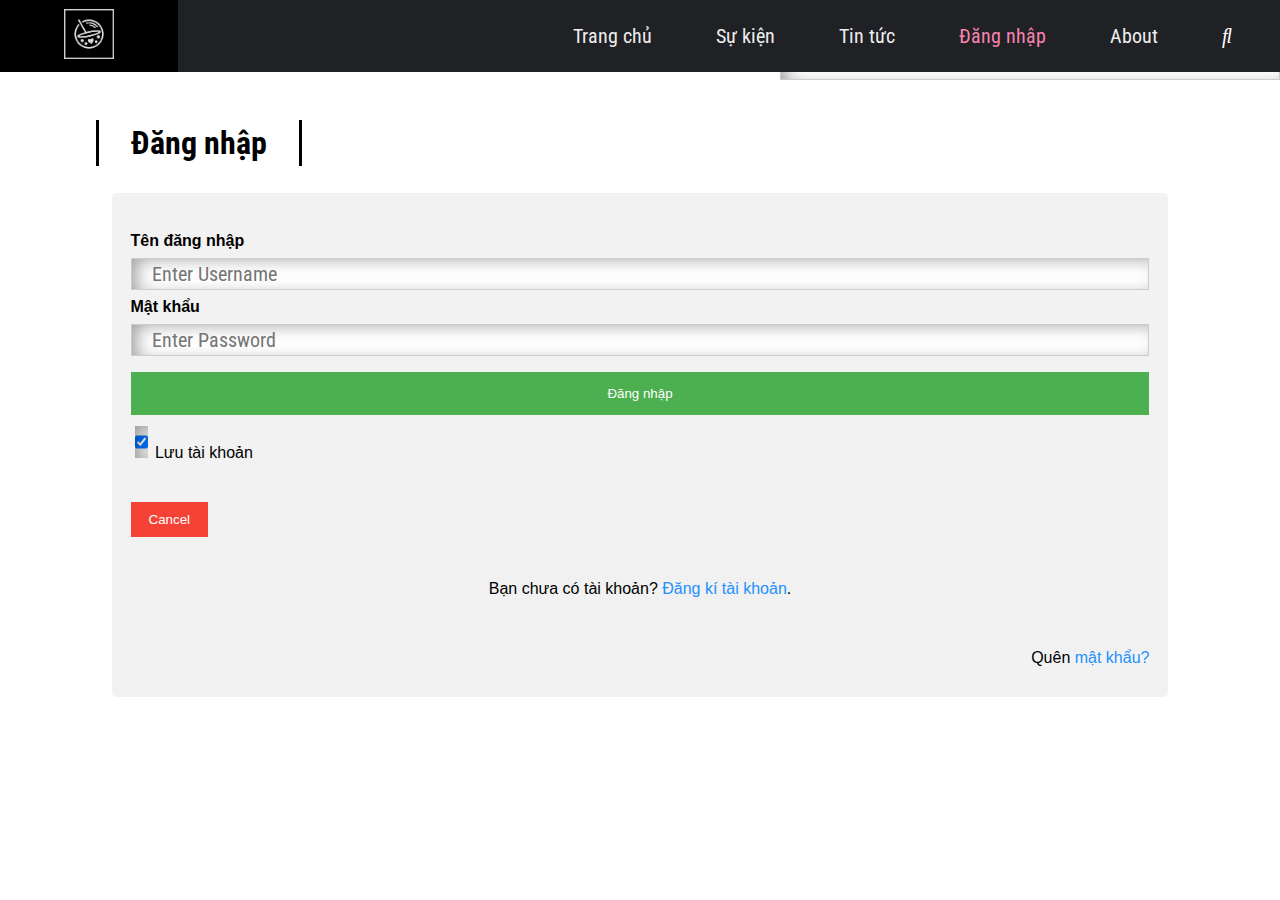
<file: login.html>
<!DOCTYPE html>
<!--
To change this license header, choose License Headers in Project Properties.
To change this template file, choose Tools | Templates
and open the template in the editor.
-->
<!DOCTYPE html>
<html lang="en">

<head>
  <meta charset="UTF-8">
  <meta name="viewport" content="width=device-width, initial-scale=1.0">
  <meta http-equiv="X-UA-Compatible" content="ie=edge">
  <link rel="stylesheet" href="https://use.fontawesome.com/releases/v5.1.0/css/all.css" integrity="sha384-lKuwvrZot6UHsBSfcMvOkWwlCMgc0TaWr+30HWe3a4ltaBwTZhyTEggF5tJv8tbt"
    crossorigin="anonymous">
  <link href="https://fonts.googleapis.com/css?family=Roboto|Roboto+Condensed|Roboto+Slab" rel="stylesheet">
  <link rel="stylesheet" href="style.css">
  <title>My Group Project</title>

  <meta name="viewport" content="width=device-width, initial-scale=1">
<link rel="stylesheet" href="https://cdnjs.cloudflare.com/ajax/libs/font-awesome/4.7.0/css/font-awesome.min.css">


<style>
        body {font-family: Arial, Helvetica, sans-serif;}
        form {border: 3px solid #f1f1f1;}
        
        input[type=text], input[type=password] {
          width: 100%;
          padding: 12px 20px;
          margin: 8px 0;
          display: inline-block;
          border: 1px solid #ccc;
          box-sizing: border-box;
        }
        
        button {
          background-color: #4CAF50;
          color: white;
          padding: 14px 20px;
          margin: 8px 0;
          border: none;
          cursor: pointer;
          width: 100%;
        }
        
        button:hover {
          opacity: 0.8;
        }
        
        .cancelbtn {
          width: auto;
          padding: 10px 18px;
          background-color: #f44336;
        }
        

        
        .container {
          padding: 16px;
        }
        
        span.psw {
          float: right;
          padding-top: 16px;
        }
        
        /* Change styles for span and cancel button on extra small screens */
        @media screen and (max-width: 300px) {
          span.psw {
             display: block;
             float: none;
          }
          .cancelbtn {
             width: 100%;
          }
        }

        .container2 {
            position: relative;
            border-radius: 5px;
            background-color: #f2f2f2;
            padding: 20px 0 30px 0;
        }
        a {
      color: dodgerblue;
    }

        .signin {
      background-color: #f1f1f1;
      text-align: center;
    }

    </style>
<title>My Group Project</title>
</head>

<body>
    <div id="slideout-menu">
        <ul>
              <li>
                      <a href="index.html">Trang chủ</a>
                  </li>
                  <li>
                      <a href="blogslist.html">Sự kiện</a>
                  </li>
                  <li>
                      <a href="tintuc.html">Tin tức</a>
                  </li>
                  <li>
                      <a href="login.html">Đăng nhập</a>
                    </li>
                  <li>
                      <a href="about.html">About</a>
                  </li>
                  <li>
                      <input type="text" placeholder="Search Here">
                  </li>
        </ul>
    </div>
  
    <nav>
        <div id="logo-img">
            <a href="#">
              <img src="img/logo4_scale.png" alt="Logo">
            </a>
        </div>
        <div id="menu-icon">
            <i class="fas fa-bars"></i>
        </div>
        <ul>
              <li>
                      <a  href="index.html">Trang chủ</a>
                  </li>
                  <li>
                      <a href="blogslist.html">Sự kiện</a>
                  </li>
                  <li>
                      <a  href="tintuc.html">Tin tức</a>
                  </li>
                  <li>
                      <a class="active" href="login.html">Đăng nhập</a>
                    </li>
                  <li>
                      <a href="about.html">About</a>
                  </li>
                  <li>
                      <div id="search-icon">
                          <i class="fas fa-search"></i>
                      </div>
              </li>
        </ul>
    </nav>
  
    <div id="searchbox">
        <input type="text" placeholder="Search Here">
    </div>
  

  <main>
      <h2 class="page-heading">Đăng nhập</h2>
        <section>
                <div class="container2">
                    <form action="">         
                        <div class="container">
                        <label for="uname"><b>Tên đăng nhập</b></label>
                        <input type="text" placeholder="Enter Username" name="uname" required>
                    
                        <label for="psw"><b>Mật khẩu</b></label>
                        <input type="password" placeholder="Enter Password" name="psw" required>
                            
                        <button type="submit">Đăng nhập</button>
                        <label>
                            <input type="checkbox" checked="checked" name="remember"> Lưu tài khoản
                        </label>
                        </div>
                    
                        <div class="container" style="background-color:#f1f1f1">
                        <button type="reset" class="cancelbtn">Cancel</button>

                        <div class="container signin">
                            <p>Bạn chưa có tài khoản? <a href="signup.html">Đăng kí tài khoản</a>.</p>
                        </div>
                        <span class="psw">Quên <a href="#">mật khẩu?</a></span>
                        </div>
                    </form>
                </div>
        </section>
  </main>

  <script src="main.js"></script>
</body>

</html>
</file>
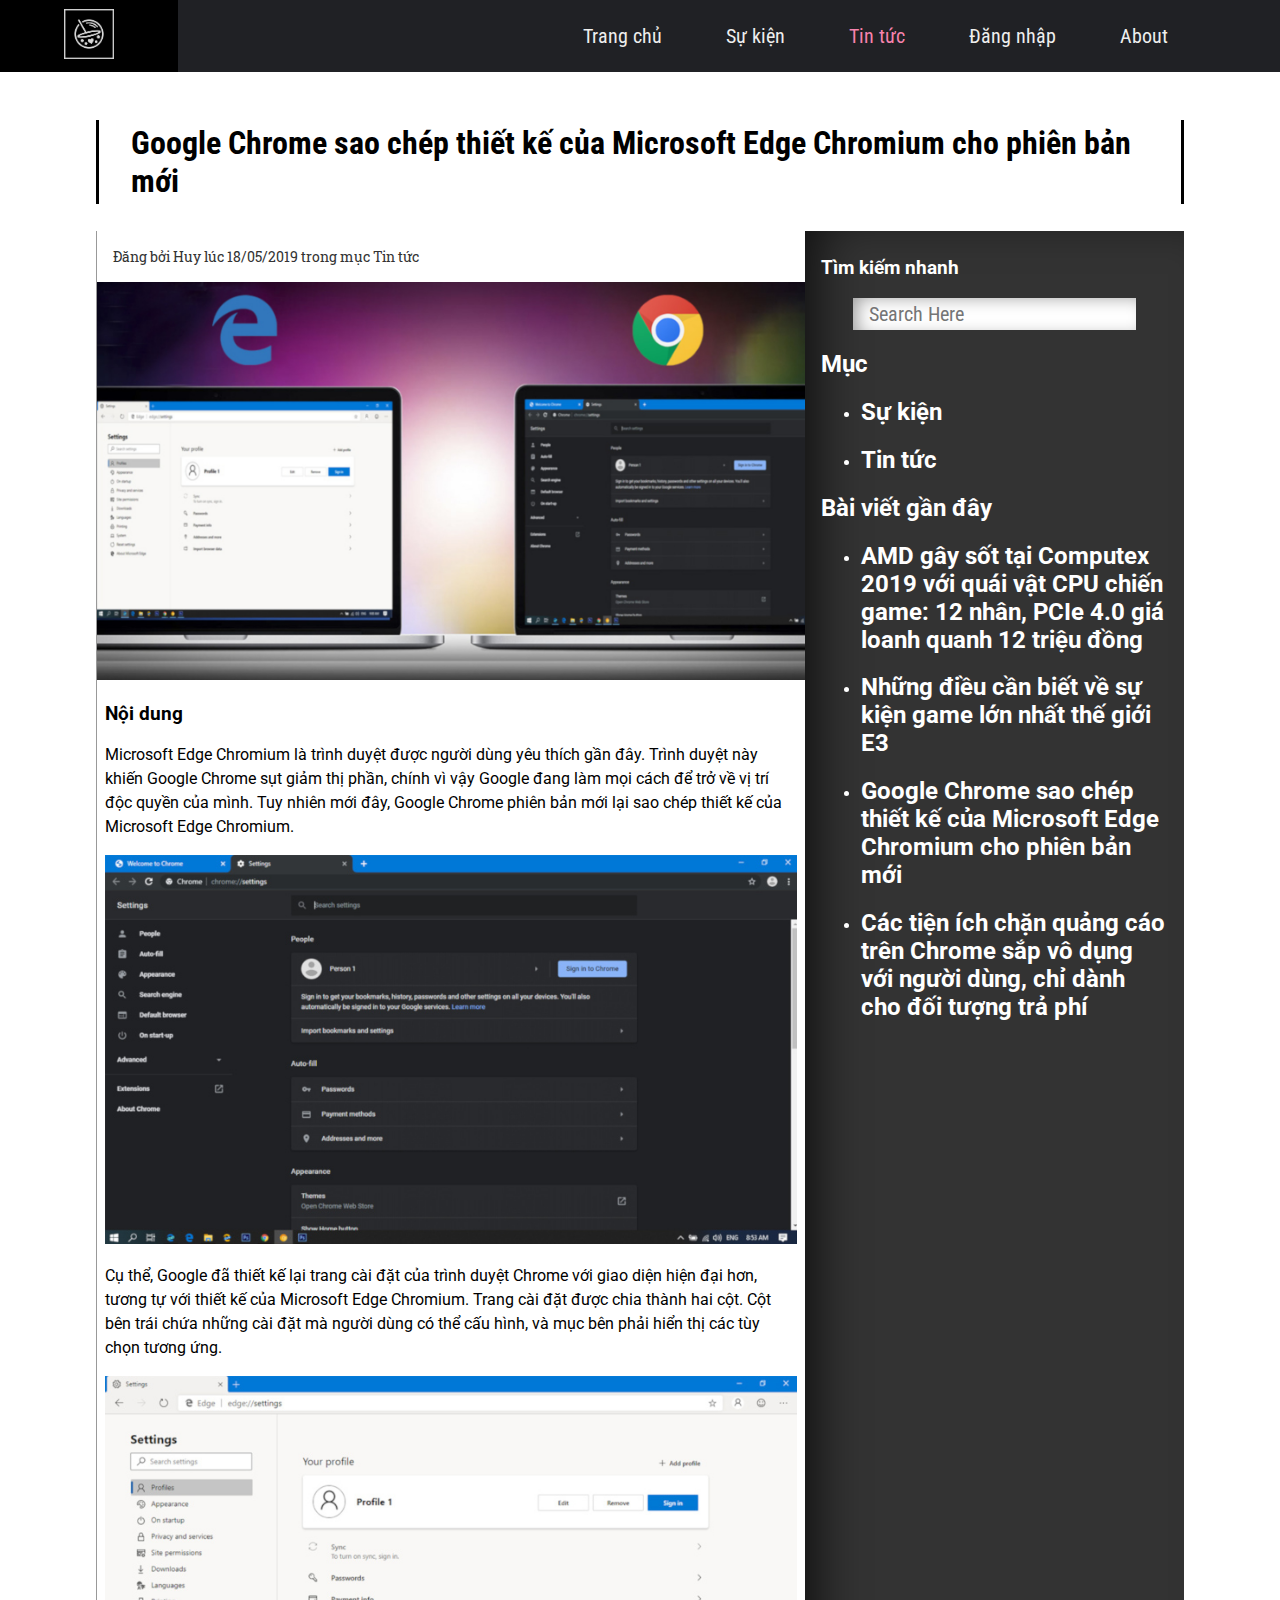
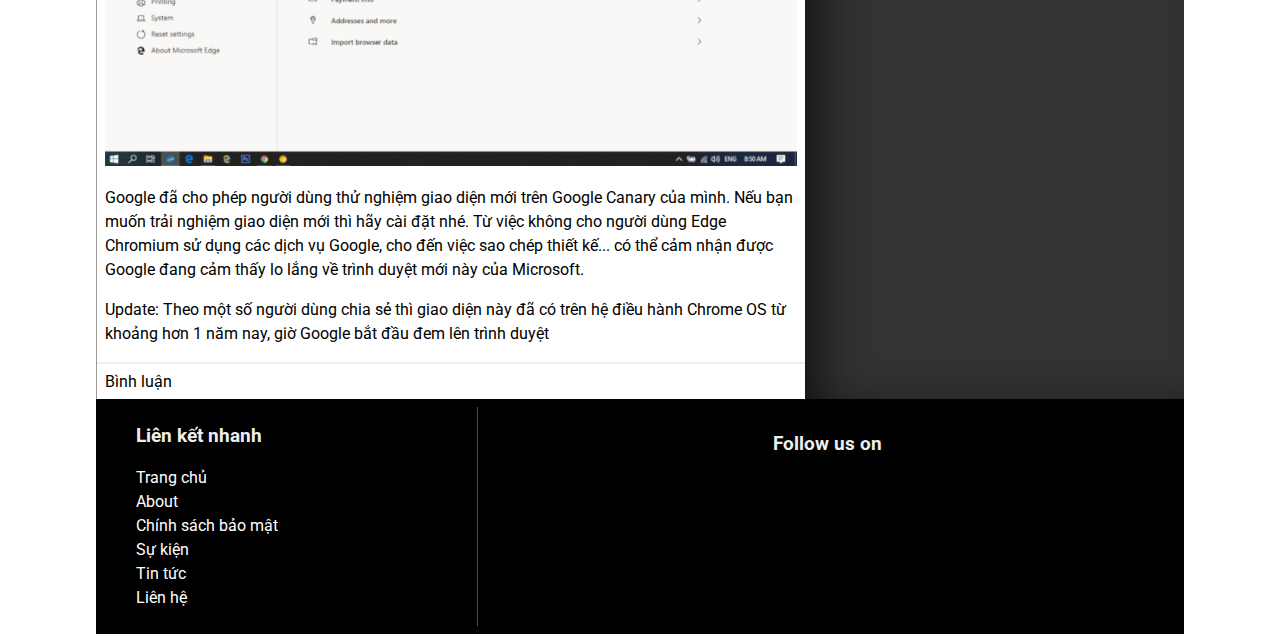
<file: saochep.html>
<!DOCTYPE html>
<html lang="en">

<head>
  <meta charset="UTF-8">
  <meta name="viewport" content="width=device-width, initial-scale=1.0">
  <meta http-equiv="X-UA-Compatible" content="ie=edge">
  <link rel="stylesheet" href="https://use.fontawesome.com/releases/v5.1.0/css/all.css" integrity="sha384-lKuwvrZot6UHsBSfcMvOkWwlCMgc0TaWr+30HWe3a4ltaBwTZhyTEggF5tJv8tbt"
    crossorigin="anonymous">
  <link href="https://fonts.googleapis.com/css?family=Roboto|Roboto+Condensed|Roboto+Slab" rel="stylesheet">
  <link rel="stylesheet" href="style.css">
  <title>My Group Project</title>
</head>

<body>
  <div id="slideout-menu">
      <ul>
            <li>
                    <a href="index.html">Trang chủ</a>
                </li>
                <li>
                    <a href="blogslist.html">Sự kiện</a>
                </li>
                <li>
                    <a href="tintuc.html">Tin tức</a>
                </li>
                <li>
                    <a href="login.html">Đăng nhập</a>
                  </li>
                <li>
                    <a href="about.html">About</a>
                </li>
                <li>
                    <input type="text" placeholder="Search Here">
            </li>
      </ul>
  </div>

  <nav>
      <div id="logo-img">
          <a href="#">
            <img src="img/logo4_scale.png" alt="Logo">
          </a>
      </div>
      <div id="menu-icon">
          <i class="fas fa-bars"></i>
      </div>
      <ul>
            <li>
                    <a  href="index.html">Trang chủ</a>
            </li>
                <li>
                    <a href="blogslist.html">Sự kiện</a>
                </li>
                <li>
                    <a class="active" href="tintuc.html">Tin tức</a>
                </li>
                <li>
                    <a href="login.html">Đăng nhập</a>
                  </li>
                <li>
                    <a href="about.html">About</a>
                </li>
                <li>
                    <div id="search-icon">
                        <i class="fas fa-search"></i>
                    </div>
                </li>
      </ul>
  </nav>

  <div id="searchbox">
      <input type="text" placeholder="Search Here">
  </div>

  <main>

    <h2 class="page-heading">Google Chrome sao chép thiết kế của Microsoft Edge Chromium cho phiên bản mới</h2>
    <div id="post-container">
      <section id="blogpost">
        <div class="card">
          <div class="card-meta-blogpost">
            Đăng bởi Huy lúc 18/05/2019 trong mục 
            <a href="#">Tin tức</a>
          </div>
          <div class="card-image">
            <img src="img/google.jpg" alt="Card Image">
          </div>
          <div class="card-description">
            <h3>Nội dung</h3>
            <p>Microsoft Edge Chromium là trình duyệt được người dùng yêu thích gần đây. Trình duyệt này khiến Google Chrome sụt 
                giảm thị phần, chính vì vậy Google đang làm mọi cách để trở về vị trí độc quyền của mình. Tuy nhiên mới đây, Google 
                Chrome phiên bản mới lại sao chép thiết kế của Microsoft Edge Chromium.</p> 
            <div class="card-image">
            <img src="img/google2.jpg" alt="Card Image">
            </div>
            <p>Cụ thể, Google đã thiết kế lại trang cài đặt của trình duyệt Chrome với giao diện hiện đại hơn, tương tự với thiết kế 
                của Microsoft Edge Chromium. Trang cài đặt được chia thành hai cột. Cột bên trái chứa những cài đặt mà người dùng có 
                thể cấu hình, và mục bên phải hiển thị các tùy chọn tương ứng.</p>
            <div class="card-image">
            <img src="img/google3.jpg" alt="Card Image">
            </div>
            <p>Google đã cho phép người dùng thử nghiệm giao diện mới trên Google Canary của mình. Nếu bạn muốn trải nghiệm giao diện 
                mới thì hãy cài đặt nhé. Từ việc không cho người dùng Edge Chromium sử dụng các dịch vụ Google, cho đến việc sao chép 
                thiết kế... có thể cảm nhận được Google đang cảm thấy lo lắng về trình duyệt mới này của Microsoft.</p>
            <p> Update: Theo một số người dùng chia sẻ thì giao diện này đã có trên hệ điều hành Chrome OS từ khoảng hơn 1 năm nay, 
                giờ Google bắt đầu đem lên trình duyệt</p>
          </div>
        </div>

        <div id="comments-section">
          Bình luận
        </div>
      </section>

      <aside id="sidebar">
            <h3>Tìm kiếm nhanh</h3>
            <div id="search-icon">
                <input type="text" placeholder="Search Here">
                <i class="fas fa-search"></i>
            </div>
            <h2>Mục</h2>
            <ul>
                <li>
                    <h2><a href="blogslist.html"  style="color: white" >Sự kiện</a></h2>
                </li>
                <li>
                    <h2><a href="tintuc.html"  style="color: white" >Tin tức</a></h2>
                </li>
            </ul>
            <h2>Bài viết gần đây</h2>
            <ul>
                <li>
                    <h2><a href="amd.html"  style="color: white" >AMD gây sốt tại Computex 2019 với quái vật CPU chiến game: 12 nhân, PCIe 4.0 giá loanh quanh 12 triệu đồng</a></h2> 
                </li>
                <li>
                    <h2><a href="#"  style="color: white" >Những điều cần biết về sự kiện game lớn nhất thế giới E3</a></h2>  
                </li>
                <li>
                    <h2><a href="saochep.html"  style="color: white" >Google Chrome sao chép thiết kế của Microsoft Edge Chromium cho phiên bản mới</a></h2> 
                </li>
                <li>
                    <h2><a href="chrome.html"  style="color: white" >Các tiện ích chặn quảng cáo trên Chrome sắp vô dụng với người dùng, chỉ dành cho đối tượng trả phí</a></h2> 
                </li>
            </ul>
        </aside>
    </div>

    <footer>
        <div id="left-footer">
            <h3>Liên kết nhanh</h3>
            <p>
                <ul>
                    <li>
                        <a href="index.html">Trang chủ</a>
                    </li>
                    <li>
                        <a href="about.html">About</a>
                    </li>
                    <li>
                        <a href="#">Chính sách bảo mật</a>
                    </li>
                    <li>
                        <a href="blogslist.html">Sự kiện</a>
                    </li>
                    <li>
                        <a href="blogslist.html">Tin tức</a>
                    </li>
                    <li>
                        <a href="#">Liên hệ</a>
                    </li>
                </ul>
            </p>
        </div>

        <div id="right-footer">
            <h3>Follow us on</h3>
            <div id="social-media-footer">
                <ul>
                    <li>
                        <a href="#">
                            <i class="fab fa-facebook"></i>
                        </a>
                    </li>
                    <li>
                        <a href="#">
                            <i class="fab fa-youtube"></i>
                        </a>
                    </li>
                    <li>
                        <a href="#">
                            <i class="fab fa-github"></i>
                        </a>
                    </li>
                </ul>
            </div>
            
        </div>
    </footer>

  </main>

  <script src="main.js"></script>
</body>

</html>
</file>
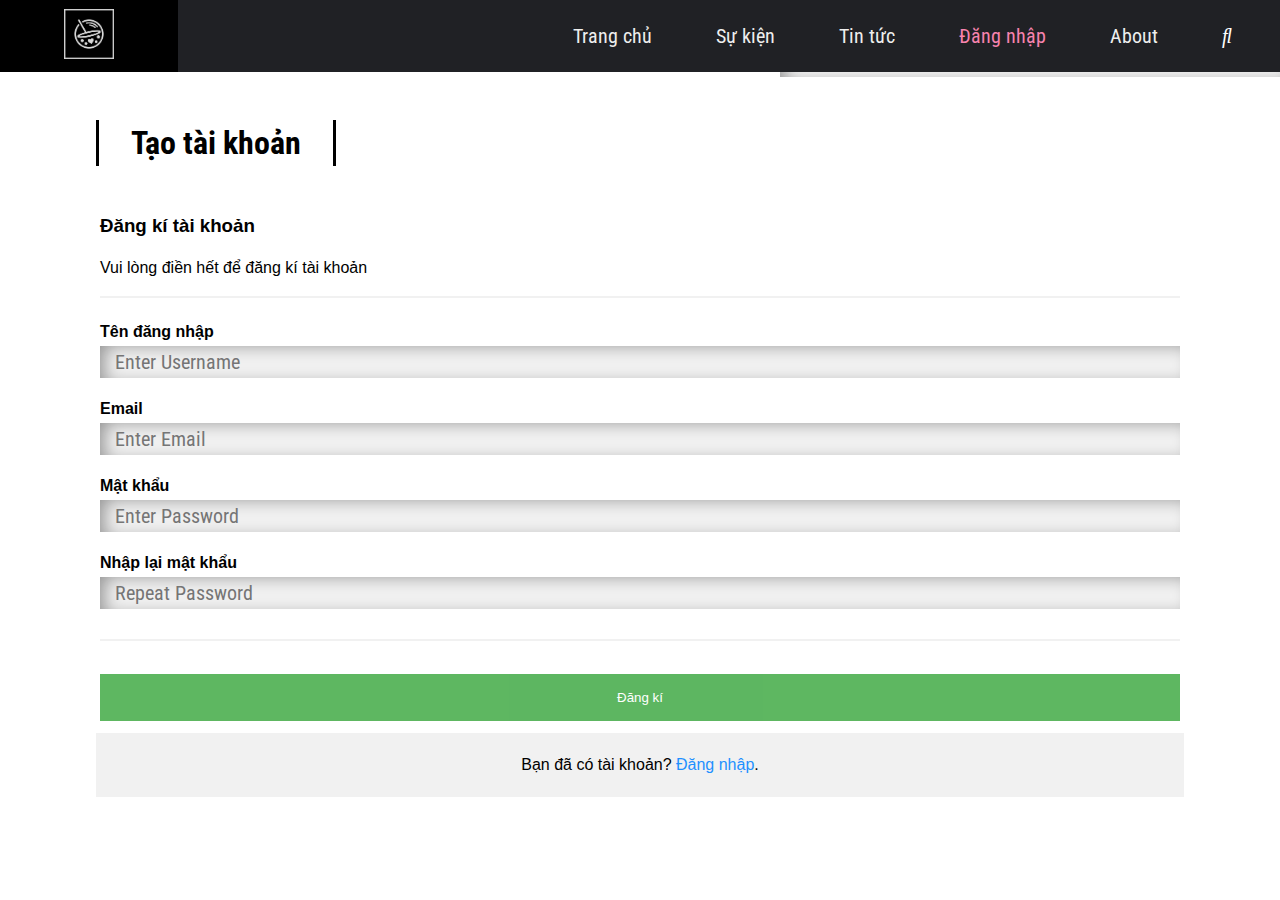
<file: signup.html>
<!DOCTYPE html>
<!--
To change this license header, choose License Headers in Project Properties.
To change this template file, choose Tools | Templates
and open the template in the editor.
-->
<!DOCTYPE html>
<html lang="en">

<head>
  <meta charset="UTF-8">
  <meta name="viewport" content="width=device-width, initial-scale=1.0">
  <meta http-equiv="X-UA-Compatible" content="ie=edge">
  <link rel="stylesheet" href="https://use.fontawesome.com/releases/v5.1.0/css/all.css" integrity="sha384-lKuwvrZot6UHsBSfcMvOkWwlCMgc0TaWr+30HWe3a4ltaBwTZhyTEggF5tJv8tbt"
    crossorigin="anonymous">
  <link href="https://fonts.googleapis.com/css?family=Roboto|Roboto+Condensed|Roboto+Slab" rel="stylesheet">
  <link rel="stylesheet" href="style.css">
  <title>My Group Project</title>

  <meta name="viewport" content="width=device-width, initial-scale=1">
<link rel="stylesheet" href="https://cdnjs.cloudflare.com/ajax/libs/font-awesome/4.7.0/css/font-awesome.min.css">


<style>
    body {
      font-family: Arial, Helvetica, sans-serif;
      background-color: wthite;
    }
    
    * {
      box-sizing: border-box;
    }
    
    /* Add padding to containers */
    .container {
      padding: 4px;
      background-color: white;
    }
    
    /* Full-width input fields */
    input[type=text], input[type=password] {
      width: 100%;
      padding: 15px;
      margin: 5px 0 22px 0;
      display: inline-block;
      border: none;
      background: #f1f1f1;
    }
    
    input[type=text]:focus, input[type=password]:focus {
      background-color: #ddd;
      outline: none;
    }
    
    /* Overwrite default styles of hr */
    hr {
      border: 1px solid #f1f1f1;
      margin-bottom: 25px;
    }
    
    /* Set a style for the submit button */
    .registerbtn {
      background-color: #4CAF50;
      color: white;
      padding: 16px 20px;
      margin: 8px 0;
      border: none;
      cursor: pointer;
      width: 100%;
      opacity: 0.9;
    }
    
    .registerbtn:hover {
      opacity: 1;
    }
    
    /* Add a blue text color to links */
    a {
      color: dodgerblue;
    }
    
    /* Set a grey background color and center the text of the "sign in" section */
    .signin {
      background-color: #f1f1f1;
      text-align: center;
    }
    </style>
<title>My Group Project</title>
</head>

<body>
    <div id="slideout-menu">
        <ul>
              <li>
                      <a href="index.html">Trang chủ</a>
                  </li>
                  <li>
                      <a href="blogslist.html">Sự kiện</a>
                  </li>
                  <li>
                      <a href="tintuc.html">Tin tức</a>
                  </li>
                  <li>
                      <a href="login.html">Đăng nhập</a>
                    </li>
                  <li>
                      <a href="about.html">About</a>
                  </li>
                  <li>
                      <input type="text" placeholder="Search Here">
                  </li>
        </ul>
    </div>
  
    <nav>
        <div id="logo-img">
            <a href="#">
              <img src="img/logo4_scale.png" alt="Logo">
            </a>
        </div>
        <div id="menu-icon">
            <i class="fas fa-bars"></i>
        </div>
        <ul>
              <li>
                      <a  href="index.html">Trang chủ</a>
                  </li>
                  <li>
                      <a href="blogslist.html">Sự kiện</a>
                  </li>
                  <li>
                      <a  href="tintuc.html">Tin tức</a>
                  </li>
                  <li>
                      <a  class="active" href="login.html">Đăng nhập</a>
                    </li>
                  <li>
                      <a href="about.html">About</a>
                  </li>
                  <li>
                      <div id="search-icon">
                          <i class="fas fa-search"></i>
                      </div>
              </li>
        </ul>
    </nav>
  
    <div id="searchbox">
        <input type="text" placeholder="Search Here">
    </div>
  

  <main>
      <h2 class="page-heading">Tạo tài khoản</h2>
        
      <section>
          <form action="/action_page.php">
            <div class="container">
              <h3>Đăng kí tài khoản</h3>
              <p>Vui lòng điền hết để đăng kí tài khoản</p>
              <hr>
              
              <label for="uname"><b>Tên đăng nhập</b></label>
              <input type="text" placeholder="Enter Username" name="uname" required>

              <label for="email"><b>Email</b></label>
              <input type="text" placeholder="Enter Email" name="email" required>
          
              <label for="psw"><b>Mật khẩu</b></label>
              <input type="password" placeholder="Enter Password" name="psw" required>
          
              <label for="psw-repeat"><b>Nhập lại mật khẩu</b></label>
              <input type="password" placeholder="Repeat Password" name="psw-repeat" required>
              <hr>
          
              <button type="submit" class="registerbtn">Đăng kí</button>
            </div>
            
            <div class="container signin">
              <p>Bạn đã có tài khoản? <a href="login.html">Đăng nhập</a>.</p>
            </div>
          </form>
        </section>
  </main>

  <script src="main.js"></script>
</body>

</html>
</file>
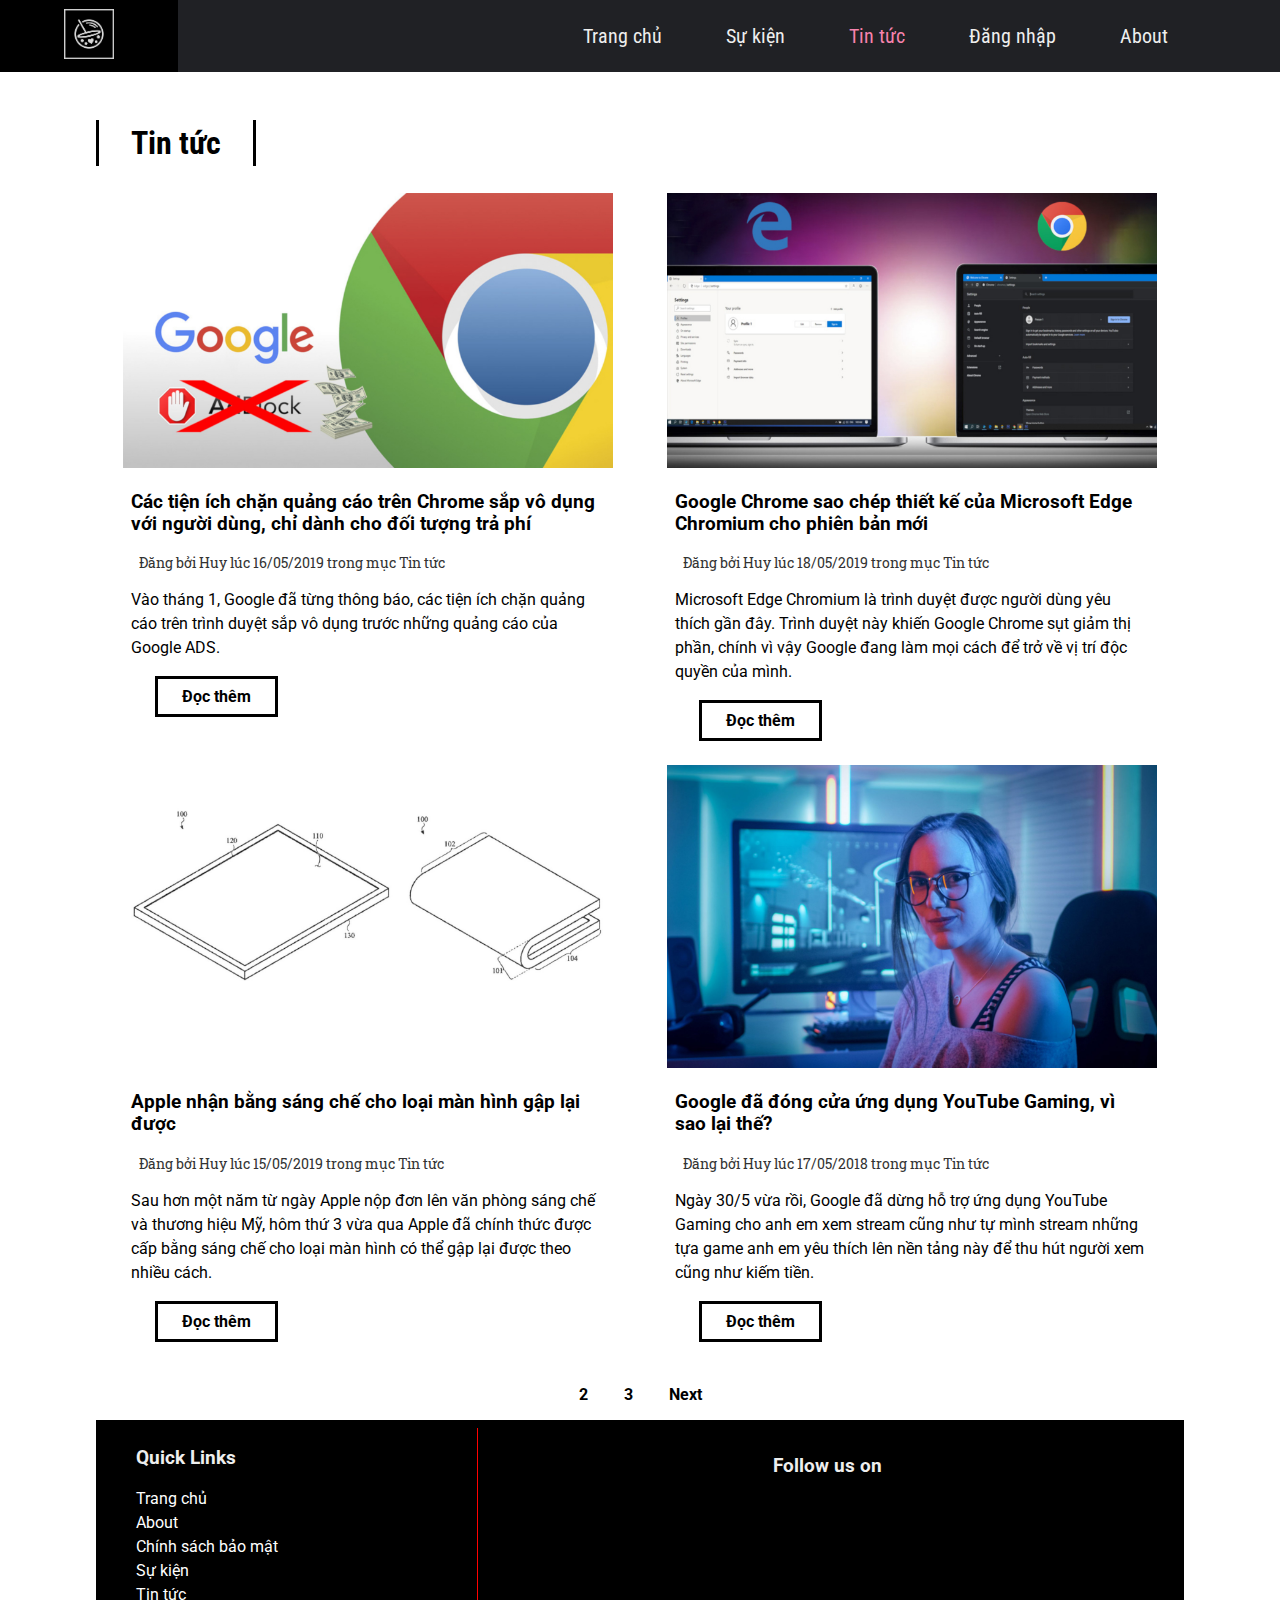
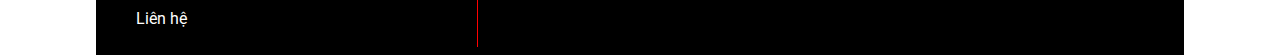
<file: tintuc.html>
<!DOCTYPE html>
<!--
To change this license header, choose License Headers in Project Properties.
To change this template file, choose Tools | Templates
and open the template in the editor.
-->
<!DOCTYPE html>
<html lang="en">

<head>
  <meta charset="UTF-8">
  <meta name="viewport" content="width=device-width, initial-scale=1.0">
  <meta http-equiv="X-UA-Compatible" content="ie=edge">
  <link rel="stylesheet" href="https://use.fontawesome.com/releases/v5.1.0/css/all.css" integrity="sha384-lKuwvrZot6UHsBSfcMvOkWwlCMgc0TaWr+30HWe3a4ltaBwTZhyTEggF5tJv8tbt"
    crossorigin="anonymous">
  <link href="https://fonts.googleapis.com/css?family=Roboto|Roboto+Condensed|Roboto+Slab" rel="stylesheet">
  <link rel="stylesheet" href="style.css">
  <title>My Group Project</title>
</head>

<body>
        <div id="slideout-menu">
                <ul>
                        <li>
                                <a href="index.html">Trang chủ</a>
                            </li>
                            <li>
                                <a href="blogslist.html">Sự kiện</a>
                            </li>
                            <li>
                                <a href="tintuc.html">Tin tức</a>
                            </li>
                            <li>
                                <a href="login.html">Đăng nhập</a>
                              </li>
                            <li>
                                <a href="about.html">About</a>
                            </li>
                            <li>
                                <input type="text" placeholder="Search Here">
                            </li>
                </ul>
        </div>

  <nav>
        <div id="logo-img">
                <a href="#">
                    <img src="img/logo4_scale.png" alt="Logo">
                </a>
            </div>
            <div id="menu-icon">
                <i class="fas fa-bars"></i>
            </div>
            <ul>
                    <li>
                            <a  href="index.html">Trang chủ</a>
                        </li>
                        <li>
                            <a href="blogslist.html">Sự kiện</a>
                        </li>
                        <li>
                            <a class="active" href="tintuc.html">Tin tức</a>
                        </li>
                        <li>
                            <a href="login.html">Đăng nhập</a>
                          </li>
                        <li>
                            <a href="about.html">About</a>
                        </li>
                        <li>
                            <div id="search-icon">
                                <i class="fas fa-search"></i>
                            </div>
                    </li>
            </ul>
  </nav>

  <div id="searchbox">
      <input type="text" placeholder="Search Here">
  </div>

  <main>
    <h2 class="page-heading">Tin tức</h2>

    <section>
            <div class="card">
                <div class="card-image">
                    <a href="blogpost.html">
                    <img src="img/chrome.jpg" alt="Card Image">
                    </a>
                </div>
        
                <div class="card-description">
                    <a href="blogpost.html">
                        <h3>Các tiện ích chặn quảng cáo trên Chrome sắp vô dụng với người dùng, chỉ dành cho đối tượng trả phí</h3>
                    </a>
                    <div class="card-meta">
                        Đăng bởi Huy lúc 16/05/2019 trong mục 
                        <a href="#">Tin tức</a>
                    </div>
                    <p>
                        Vào tháng 1, Google đã từng thông báo, các tiện ích chặn quảng cáo trên trình duyệt sắp vô dụng trước những
                        quảng cáo của Google ADS. 
                    </p>
                    <a href="chrome.html" class="btn-readmore">Đọc thêm</a>
                </div>
            </div>
    
            
            <div class="card">
                <div class="card-image">
                    <a href="blogpost.html">
                    <img src="img/google.jpg" alt="Card Image">
                    </a>
                </div>
        
                <div class="card-description">
                    <a href="blogpost.html">
                        <h3>Google Chrome sao chép thiết kế của Microsoft Edge Chromium cho phiên bản mới</h3>
                    </a>
                    <div class="card-meta">
                        Đăng bởi Huy lúc 18/05/2019 trong mục 
                        <a href="#">Tin tức</a>
                    </div>
                    <p>
                        Microsoft Edge Chromium là trình duyệt được người dùng yêu thích gần đây. Trình duyệt này khiến Google Chrome 
                        sụt giảm thị phần, chính vì vậy Google đang làm mọi cách để trở về vị trí độc quyền của mình.
                    </p>
                    <a href="saochep.html" class="btn-readmore">Đọc thêm</a>
                </div>
            </div>
          <div class="card">
                <div class="card-image">
                    <a href="blogpost.html">
                        <img src="img/apple.jpg" alt="Card Image">
                    </a>
                </div>

                <div class="card-description">
                    <a href="#">
                        <h3>Apple nhận bằng sáng chế cho loại màn hình gập lại được</h3>
                    </a>
                    <div class="card-meta">
                        Đăng bởi Huy lúc 15/05/2019 trong mục 
                        <a href="#">Tin tức</a>
                    </div>
                    <p>
                        Sau hơn một năm từ ngày Apple nộp đơn lên văn phòng sáng chế và thương hiệu Mỹ, hôm thứ 3 vừa qua Apple đã chính thức 
                        được cấp bằng sáng chế cho loại màn hình có thể gập lại được theo nhiều cách.
                    </p>
                    <a href="#" class="btn-readmore">Đọc thêm</a>
                </div>
            </div>

        <div class="card">
            <div class="card-image">
                <a href="blogpost.html">
                <img src="img/yt.jpg" alt="Card Image">
                </a>
            </div>
    
            <div class="card-description">
                <a href="blogpost.html">
                    <h3>Google đã đóng cửa ứng dụng YouTube Gaming, vì sao lại thế?</h3>
                </a>
                <div class="card-meta">
                        Đăng bởi Huy lúc 17/05/2018 trong mục
                <a href="#">Tin tức</a>
                </div>
                <p>
                    Ngày 30/5 vừa rồi, Google đã dừng hỗ trợ ứng dụng YouTube Gaming cho anh em xem stream cũng như tự mình stream 
                    những tựa game anh em yêu thích lên nền tảng này để thu hút người xem cũng như kiếm tiền.
                </p>
                <a href="blogpost.html" class="btn-readmore">Đọc thêm</a>
            </div>
        </div>
        
         

      </section>

      <div class="pagination">
            <a href="tintuc2.html">2</a>
            <a href="#">3</a>
            <a href="#">Next</a>
        </div>


    <footer>
        <div id="left-footer">
            <h3>Quick Links</h3>
            <p>
                <ul>
                    <li>
                        <a href="index.html">Trang chủ</a>
                    </li>
                    <li>
                        <a href="about.html">About</a>
                    </li>
                    <li>
                        <a href="#">Chính sách bảo mật</a>
                    </li>
                    <li>
                        <a href="blogslist.html">Sự kiện</a>
                    </li>
                    <li>
                        <a href="blogslist.html">Tin tức</a>
                    </li>
                    <li>
                        <a href="#">Liên hệ</a>
                    </li>
                </ul>
            </p>
        </div>

        <div id="right-footer">
            <h3>Follow us on</h3>
            <div id="social-media-footer">
                <ul>
                    <li>
                        <a href="#">
                            <i class="fab fa-facebook"></i>
                        </a>
                    </li>
                    <li>
                        <a href="#">
                            <i class="fab fa-youtube"></i>
                        </a>
                    </li>
                    <li>
                        <a href="#">
                            <i class="fab fa-github"></i>
                        </a>
                    </li>
                </ul>
            </div>
        </div>
    </footer>

  </main>

  <script src="main.js"></script>
</body>

</html>
</file>
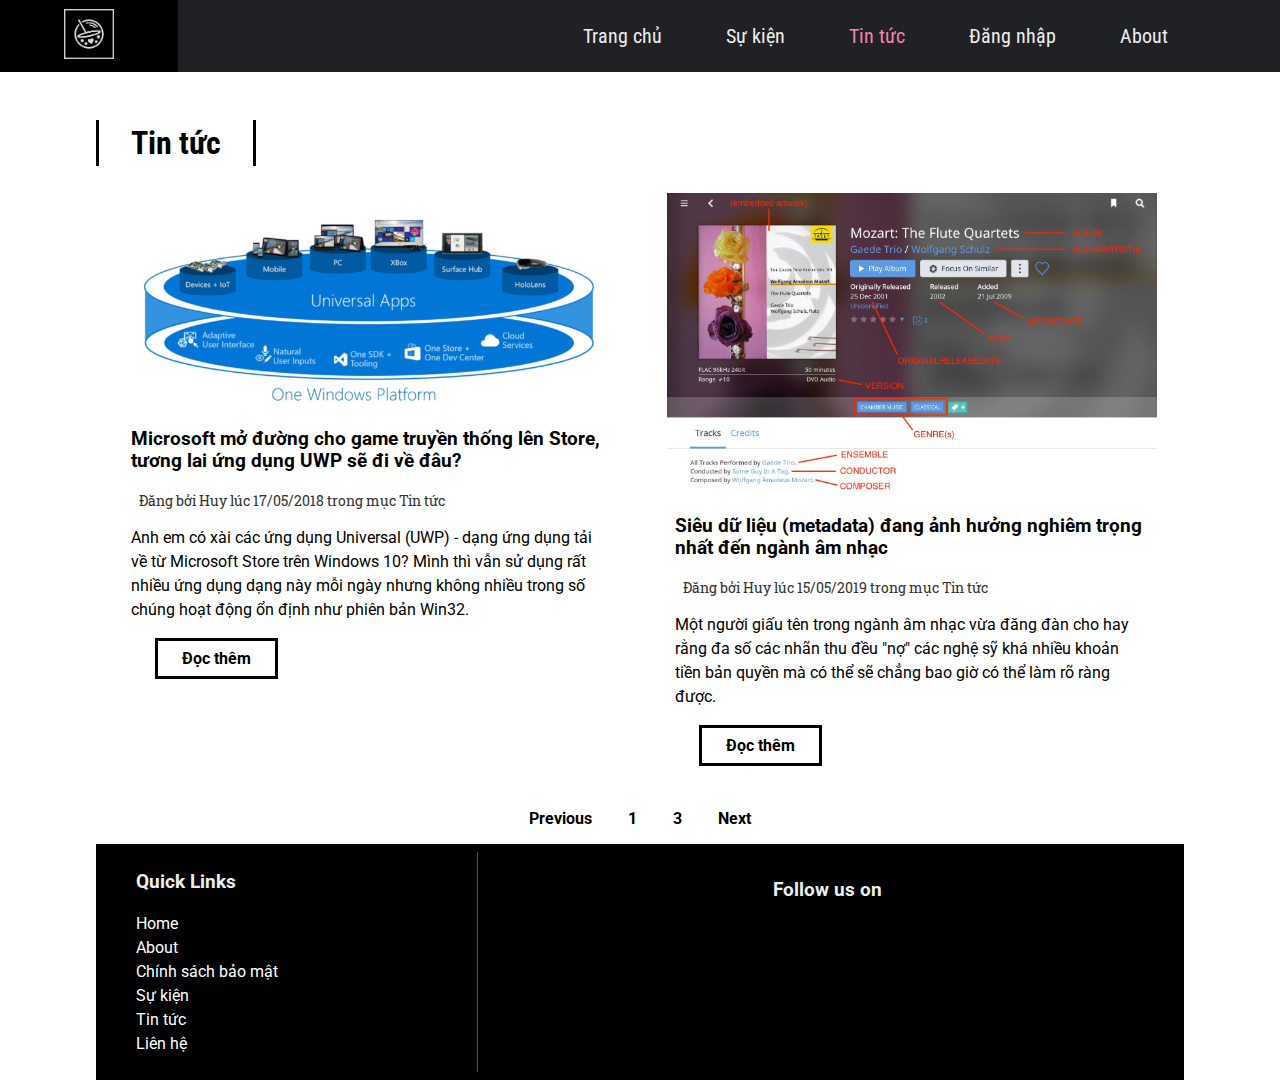
<file: tintuc2.html>
<!DOCTYPE html>
<!--
To change this license header, choose License Headers in Project Properties.
To change this template file, choose Tools | Templates
and open the template in the editor.
-->
<!DOCTYPE html>
<html lang="en">

<head>
  <meta charset="UTF-8">
  <meta name="viewport" content="width=device-width, initial-scale=1.0">
  <meta http-equiv="X-UA-Compatible" content="ie=edge">
  <link rel="stylesheet" href="https://use.fontawesome.com/releases/v5.1.0/css/all.css" integrity="sha384-lKuwvrZot6UHsBSfcMvOkWwlCMgc0TaWr+30HWe3a4ltaBwTZhyTEggF5tJv8tbt"
    crossorigin="anonymous">
  <link href="https://fonts.googleapis.com/css?family=Roboto|Roboto+Condensed|Roboto+Slab" rel="stylesheet">
  <link rel="stylesheet" href="style.css">
  <title>My Group Project</title>
</head>

<body>
        <div id="slideout-menu">
                <ul>
                        <li>
                                <a href="index.html">Trang chủ</a>
                            </li>
                            <li>
                                <a href="blogslist.html">Sự kiện</a>
                            </li>
                            <li>
                                <a href="tintuc2.html">Tin tức</a>
                            </li>
                            <li>
                                <a href="login.html">Đăng nhập</a>
                              </li>
                            <li>
                                <a href="about.html">About</a>
                            </li>
                            <li>
                                <input type="text" placeholder="Search Here">
                            </li>
                </ul>
        </div>

  <nav>
        <div id="logo-img">
                <a href="#">
                    <img src="img/logo4_scale.png" alt="Logo">
                </a>
            </div>
            <div id="menu-icon">
                <i class="fas fa-bars"></i>
            </div>
            <ul>
                    <li>
                            <a  href="index.html">Trang chủ</a>
                        </li>
                        <li>
                            <a href="blogslist2.html">Sự kiện</a>
                        </li>
                        <li>
                            <a class="active" href="tintuc.html">Tin tức</a>
                        </li>
                        <li>
                            <a href="login.html">Đăng nhập</a>
                          </li>
                        <li>
                            <a href="about.html">About</a>
                        </li>
                        <li>
                            <div id="search-icon">
                                <i class="fas fa-search"></i>
                            </div>
                    </li>
            </ul>
  </nav>

  <div id="searchbox">
      <input type="text" placeholder="Search Here">
  </div>

  <main>
    <h2 class="page-heading">Tin tức</h2>

    <section>       
        <div class="card">
            <div class="card-image">
                <a href="#">
                <img src="img/ms.jpg" alt="Card Image">
                </a>
            </div>
    
            <div class="card-description">
                <a href="#">
                    <h3>Microsoft mở đường cho game truyền thống lên Store, tương lai ứng dụng UWP sẽ đi về đâu?</h3>
                </a>
                <div class="card-meta">
                        Đăng bởi Huy lúc 17/05/2018 trong mục 
                <a href="#">Tin tức</a>
                </div>
                <p>
                    Anh em có xài các ứng dụng Universal (UWP) - dạng ứng dụng tải về từ Microsoft Store trên Windows 10? Mình thì vẫn 
                    sử dụng rất nhiều ứng dụng dạng này mỗi ngày nhưng không nhiều trong số chúng hoạt động ổn định như phiên bản Win32.
                </p>
                <a href="#" class="btn-readmore">Đọc thêm</a>
            </div>
        </div>

        

        <div class="card">
            <div class="card-image">
                <a href="blogpost.html">
                <img src="img/metadata.jpg" alt="Card Image">
                </a>
            </div>
    
            <div class="card-description">
                <a href="blogpost.html">
                    <h3>Siêu dữ liệu (metadata) đang ảnh hưởng nghiêm trọng nhất đến ngành âm nhạc</h3>
                </a>
                <div class="card-meta">
                    Đăng bởi Huy lúc 15/05/2019 trong mục 
                    <a href="#">Tin tức</a>
                </div>
                <p>
                    Một người giấu tên trong ngành âm nhạc vừa đăng đàn cho hay rằng đa số các nhãn thu đều "nợ" các nghệ sỹ khá
                    nhiều khoản tiền bản quyền mà có thể sẽ chẳng bao giờ có thể làm rõ ràng được. 
                </p>
                <a href="blogpost.html" class="btn-readmore">Đọc thêm</a>
            </div>
        </div>
        
        
       


      </section>

      <div class="pagination">
            <a href="tintuc.html">Previous</a>
            <a href="tintuc.html">1</a>
            <a href="#">3</a>
            <a href="#">Next</a>
        </div>

    <footer>
        <div id="left-footer">
            <h3>Quick Links</h3>
            <p>
                <ul>
                    <li>
                        <a href="index.html">Home</a>
                    </li>
                    <li>
                        <a href="about.html">About</a>
                    </li>
                    <li>
                        <a href="#">Chính sách bảo mật</a>
                    </li>
                    <li>
                        <a href="blogslist.html">Sự kiện</a>
                    </li>
                    <li>
                        <a href="blogslist.html">Tin tức</a>
                    </li>
                    <li>
                        <a href="#">Liên hệ</a>
                    </li>
                </ul>
            </p>
        </div>

        <div id="right-footer">
            <h3>Follow us on</h3>
            <div id="social-media-footer">
                <ul>
                    <li>
                        <a href="#">
                            <i class="fab fa-facebook"></i>
                        </a>
                    </li>
                    <li>
                        <a href="#">
                            <i class="fab fa-youtube"></i>
                        </a>
                    </li>
                    <li>
                        <a href="#">
                            <i class="fab fa-github"></i>
                        </a>
                    </li>
                </ul>
            </div>
        </div>
    </footer>

  </main>

  <script src="main.js"></script>
</body>

</html>
</file>
<file: style.css>
body {
  font-family: "Roboto", sans-serif;
  margin: 0;
}

h1 {
  padding: 8px;
  background: rgba(255, 0, 0, 0.8);
  border-radius: 8px;
  margin: 0;
  font-size: 64px;
  font-family: "Roboto Slab", serif;
}

p {
  line-height: 1.5;
}

main {
  margin: 0 auto;
}

a {
  text-decoration: none;
  color: black;
}

a:hover {
  text-decoration: underline;
}

/* Inputs */

input,
textarea {
  height: 32px;
  padding: 0 16px;
  font-family: "Roboto Condensed", sans-serif;
  font-size: 20px;
  border: none;
  box-shadow: inset 8px 3px 18px -4px rgba(0, 0, 0, 0.4);
}

input:focus,
textarea:focus {
  outline: none;
}

/* Banner */

#banner {
  height: 100vh;
  display: flex;
  align-items: center;
  justify-content: center;
  flex-direction: column;
  background: rgba(0, 0, 0, 0.2) url("img/3.jpg");
  background-size: cover;
  background-attachment: fixed;
  background-position: center;
  background-blend-mode: overlay;
  color: white;
}

#banner h3 {
  background: black;
  border-radius: 8px;
  padding: 0 24px;
  font-size: 24px;
}

/* Search Box */

#searchbox {
  position: fixed;
  right: 0;
  top: 24px;
  width: 500px;
  pointer-events: none;
  z-index: 50;
  transition: 0.4s;
}

#searchbox input {
  height: 48px;
  width: 100%;
}

/* Navigation */

nav {
  height: 72px;
  background: #202125;
  width: 100%;
  margin: 0;
  position: fixed;
  font-family: "Roboto Condensed", sans-serif;
  font-size: 20px;
  display: flex;
  justify-content: space-between;
  padding: 0 16px 0 0;
  box-sizing: border-box;
  z-index: 100;
}

nav a {
  padding: 0 32px;
  color: #eee;
  transition: 0.4s;
}

nav a:hover {
  text-decoration: none;
  color: red;
}

nav ul {
  display: flex;
  list-style: none;
  justify-content: space-around;
  align-items: center;
  height: 100%;
  margin: 0;
}

.active {
  color: #f783ae;
}

#logo-img {
  display: flex;
  height: 100%;
  background: #111;
  padding: 0 32px;
  align-items: center;
  color: white;
  transition: 0.4s;
}

#logo-img img {
  height: 50px;
}

#logo-img:hover {
  background: black;
}

#menu-icon {
  height: 100%;
  font-size: 28px;
  padding: 0 4px;
  color: #eee;
  display: none;
  align-items: center;
}

/* Search Icon */

#search-icon {
  color: white;
  padding: 0 32px;
  cursor: pointer;
  transition: 0.4s;
}

#search-icon:hover {
  color: red;
}

/* Slideout Menu */

#slideout-menu {
  display: none;
  background: #2d3436;
  z-index: 100;
  position: fixed;
  transition: 0.4s;
  margin-top: 72px;
  width: 100%;
  text-align: center;
  opacity:0;
  pointer-events:none;
}

#slideout-menu ul {
  list-style: none;
  padding: 0 32px;
}

#slideout-menu ul li {
  padding: 8px;
}

#slideout-menu a {
  font-family: "Roboto Condensed", sans-serif;
  font-size: 20px;
  color: white;
}

#slideout-menu input {
  width: 85%;
  padding: 8px;
  font-family: "Roboto Condensed", sans-serif;
  font-size: 20px;
  text-align: center;
}

/* Sections */

section {
  display: flex;
  justify-content: space-around;
  flex-wrap: wrap;
}

.section-heading {
  font-size: 32px;
  font-family: "Roboto Condensed", sans-serif;
  border-left: 3px solid black;
  border-right: 3px solid black;
  transition: all 0.4s;
  display: inline-block;
  padding: 4px 32px;
}

.section-heading:hover {
  padding: 4px 48px;
  background: red;
}

/* Section Source */

#section-source p {
  padding: 8px;
  text-align: center;
}

#section-source a {
  margin: 8px;
  text-align: center;
}

/* Card */

.card-image {
  transition: 0.4s;
}

.card-image:hover {
  box-shadow: 0 10px 6px -6px #777;
}

.card .card-description {
  padding: 0 8px;
}

.card-meta-blogpost{
  color:#333;
  font-size:14px;
  padding: 16px;
  font-family:'Roboto Slab', serif;
}

.card-meta-blogpost a{
  color:#333;
}

/* Button Read more */

.btn-readmore {
  padding: 8px 24px;
  border: 3px solid black;
  transition: 0.4s;
  display: inline-block;
  margin-bottom: 24px;
  margin-left: 24px;
  font-weight: bold;
  cursor: pointer;
  background: white;
}

.btn-readmore:hover {
  background: red;
  text-decoration: none;
  padding: 8px 64px 8px 24px;
  color: white;
}

/* Footer */

footer {
  background: black;
  padding: 8px;
  color: #eee;
  display: flex;
}

footer a {
  color: white;
}

footer #left-footer {
  flex: 1;
  border-right: 1px solid red;
  padding-left: 32px;
}

footer #left-footer ul {
  padding: 0;
  list-style: none;
  line-height: 1.5;
}

footer #right-footer {
  flex: 2;
  padding: 8px;
  text-align: center;
}

footer #social-media-footer a .fa-facebook,
footer #social-media-footer a .fa-youtube,
footer #social-media-footer a .fa-github {
  color: white;
  transition: 0.4s;
}

footer #social-media-footer ul {
  display: flex;
  list-style: none;
  justify-content: center;
  padding: 0;
}

footer #social-media-footer ul li {
  font-size: 48px;
  padding: 16px;
  transition: 0.4s;
}

footer #social-media-footer ul li:hover a .fa-youtube {
  color: red;
}

footer #social-media-footer ul li:hover a .fa-facebook {
  color: #3b5998;
}

footer #social-media-footer ul li:hover a .fa-github {
  color: #bbb;
}

/* Blog List page */

.page-heading{
  font-size:32px;
  font-family:'Roboto Condensed', sans-serif;
  border-left:3px solid black;
  border-right:3px solid black;
  transition: all 0.4s;
  display:inline-block;
  padding:4px 32px;
  margin-top: 120px;
}

.page-heading:hover{
  padding:4px 48px;
  background:red;
}

.card-meta{
  color:#333;
  font-size: 14px;
  padding-left:8px;
  font-family:'Roboto Slab', serif;
}

.card-meta a{
  color:#333;
}

/* Pagination */

.pagination{
  padding:8px;
  text-align:center;
  font-weight:bold;
}

.pagination a{
  border-top: 3px solid white;
  display: inline-block;
  padding:8px 16px;
  transition:0.4s;
}

.pagination a:hover{
  text-decoration: none;
  border-top:3px solid black;
}

/* Single Blogpost */

#post-container{
  display: flex;
}

#blogpost{
  display: flex;
  flex-direction:column;
  width:70%;
  border-left:1px solid #999;
}

#blogpost .card{
  width:100%;
}

#blogpost .card-image:hover{
  box-shadow: none;
}

/* Sidebar */

#sidebar{
  background:#333;
  flex:1;
  padding: 8px 16px;
  color:white;
  box-shadow: inset 27px 0 51px -18px rgba(0,0,0,0.75);
}

/* Comments section */

#comments-section{
  border-top: 2px solid #eee;
  padding:8px;
}


/* Media Queries */

@media (max-width: 900px) {
  nav ul {
    display: none;
  }

  #menu-icon {
    display: flex;
  }

  #slideout-menu {
    display: block;
  }

  #searchbox {
    display: none;
  }

  #blogpost{
    width:100%;
    border-left:0;
  }

  #sidebar{
    display: none;
  }
}

@media (max-width: 719px) {
  main {
    width: 95%;
  }

  section {
    flex-direction: column;
  }

  .card,
  .card .card-image img {
    width: 100%;
  }

  footer {
    flex-direction: column;
    text-align: center;
  }

  footer #left-footer {
    flex: 1;
    border-right: 0;
    padding-left: 0;
  }

  footer #right-footer {
    background: #eee;
    color: black;
  }

  footer #right-footer a {
    color: black;
  }

  footer #social-media-footer a .fa-facebook,
  footer #social-media-footer a .fa-youtube,
  footer #social-media-footer a .fa-github {
    color: black;
    transition: 0.4s;
  }
}

@media (max-width: 600px) {
  main {
    width: 100%;
  }

  h1 {
    font-size: 48px;
  }

  #banner h3 {
    font-size: 20px;
  }

  .card {
    text-align: center;
  }

  #logo-img {
    padding: 0px;
  }
}

@media (min-width: 720px) {
  main {
    width: 95%;
  }
  .card {
    width: 45%;
  }
  .card .card-image img {
    width: 100%;
  }
}

@media (min-width: 1200px) {
  main {
    width: 85%;
  }
}
</file>
